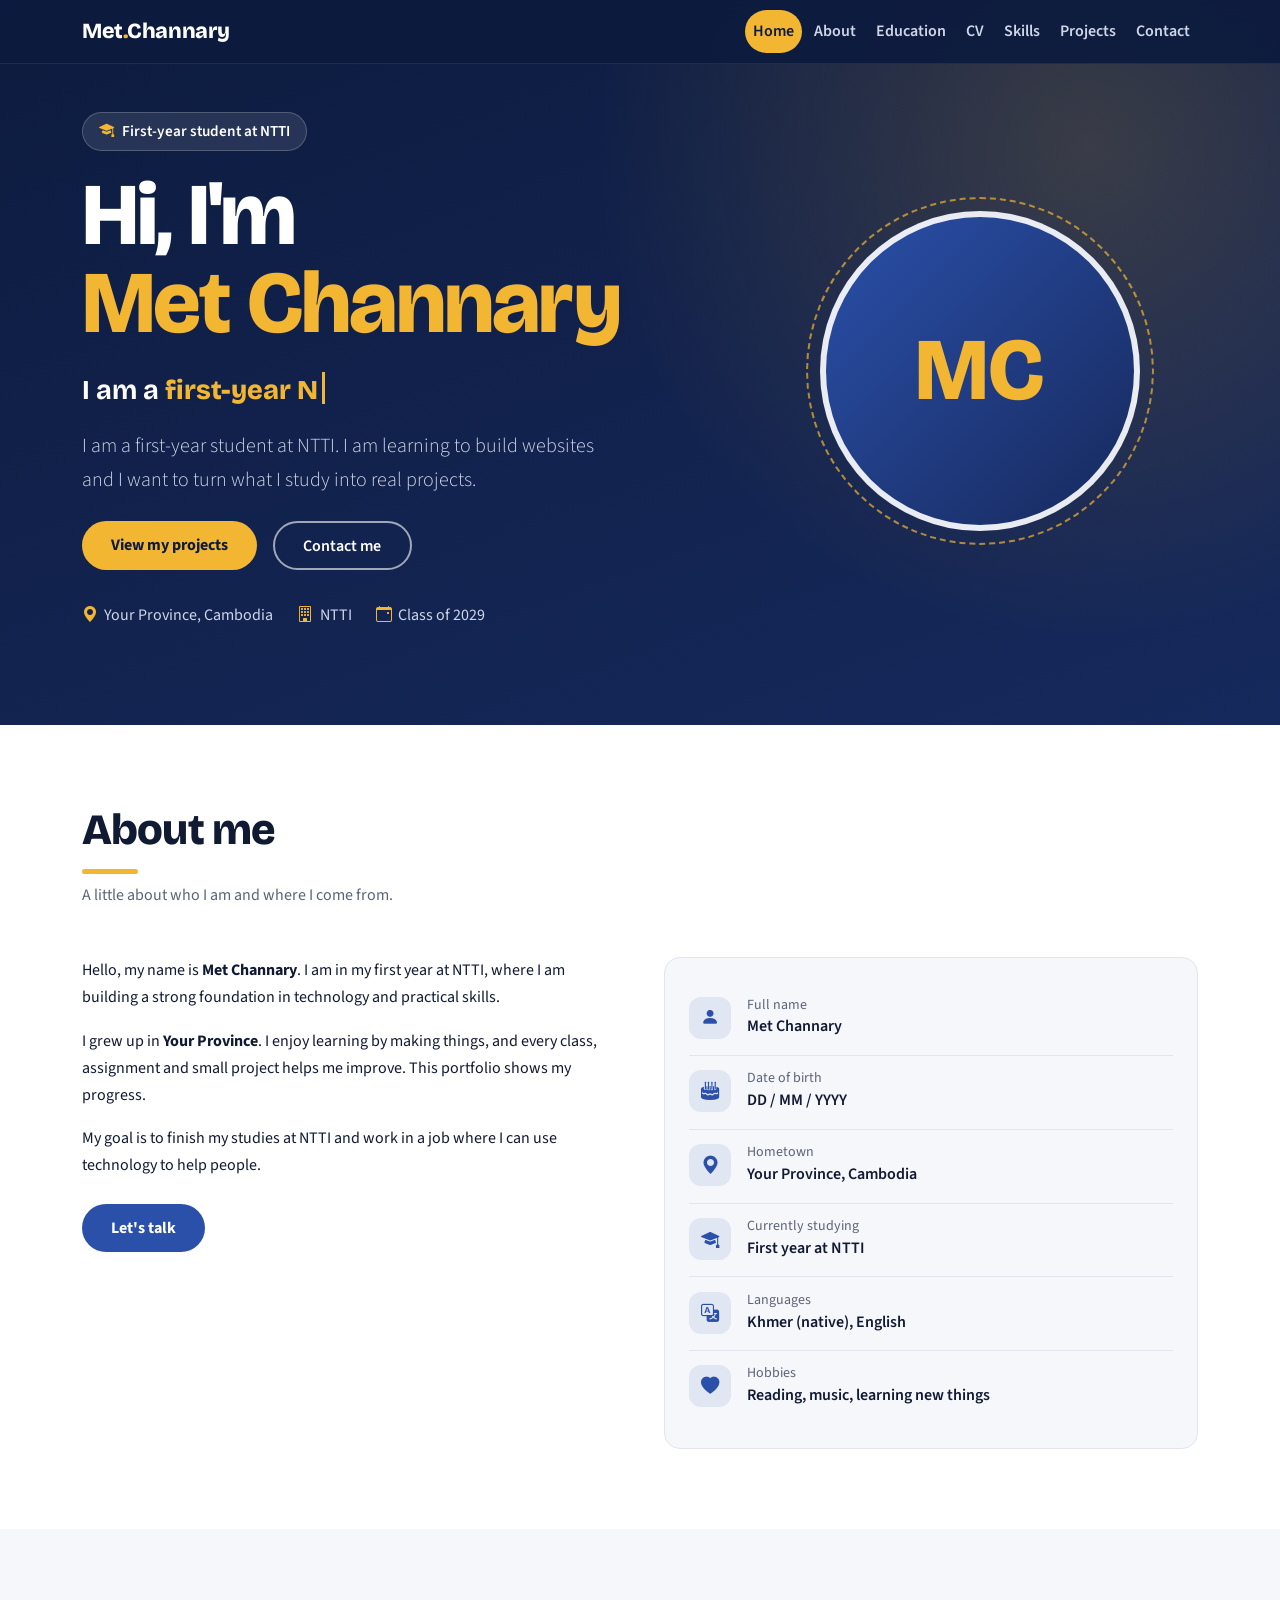
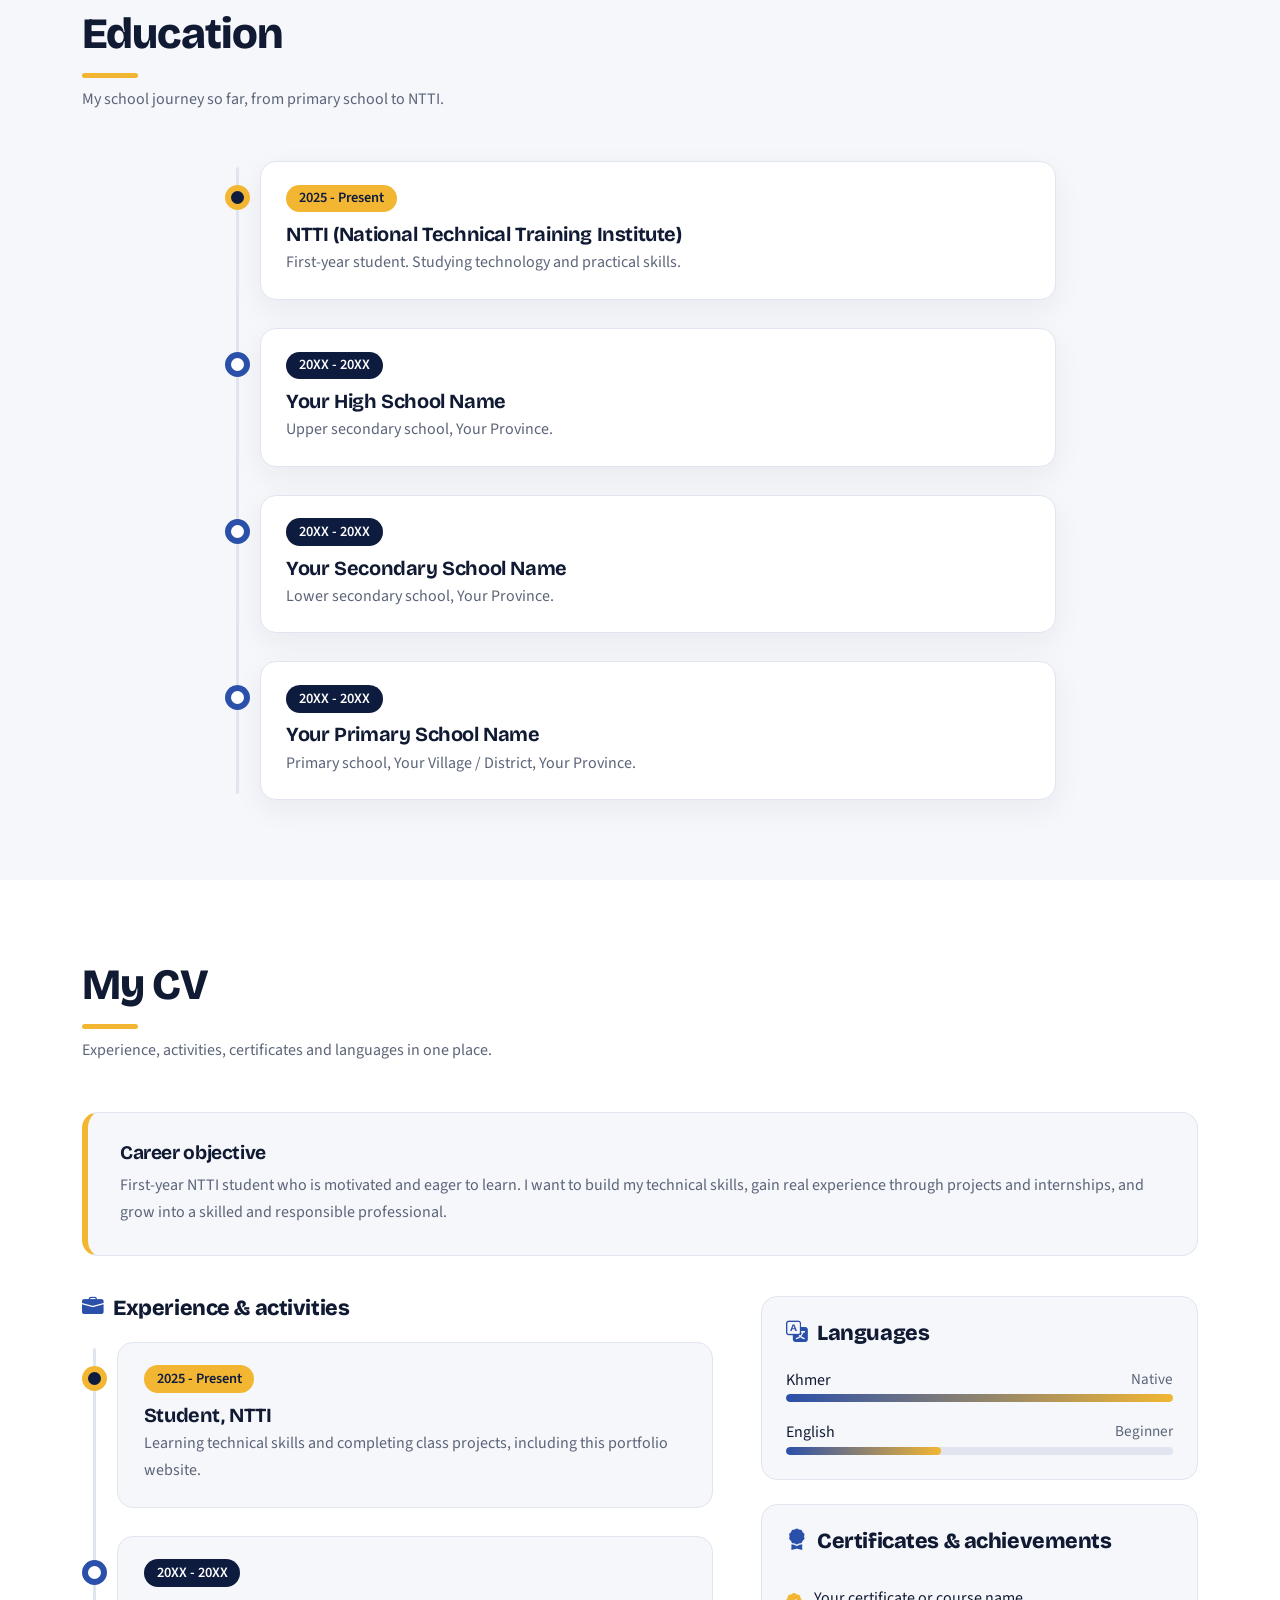
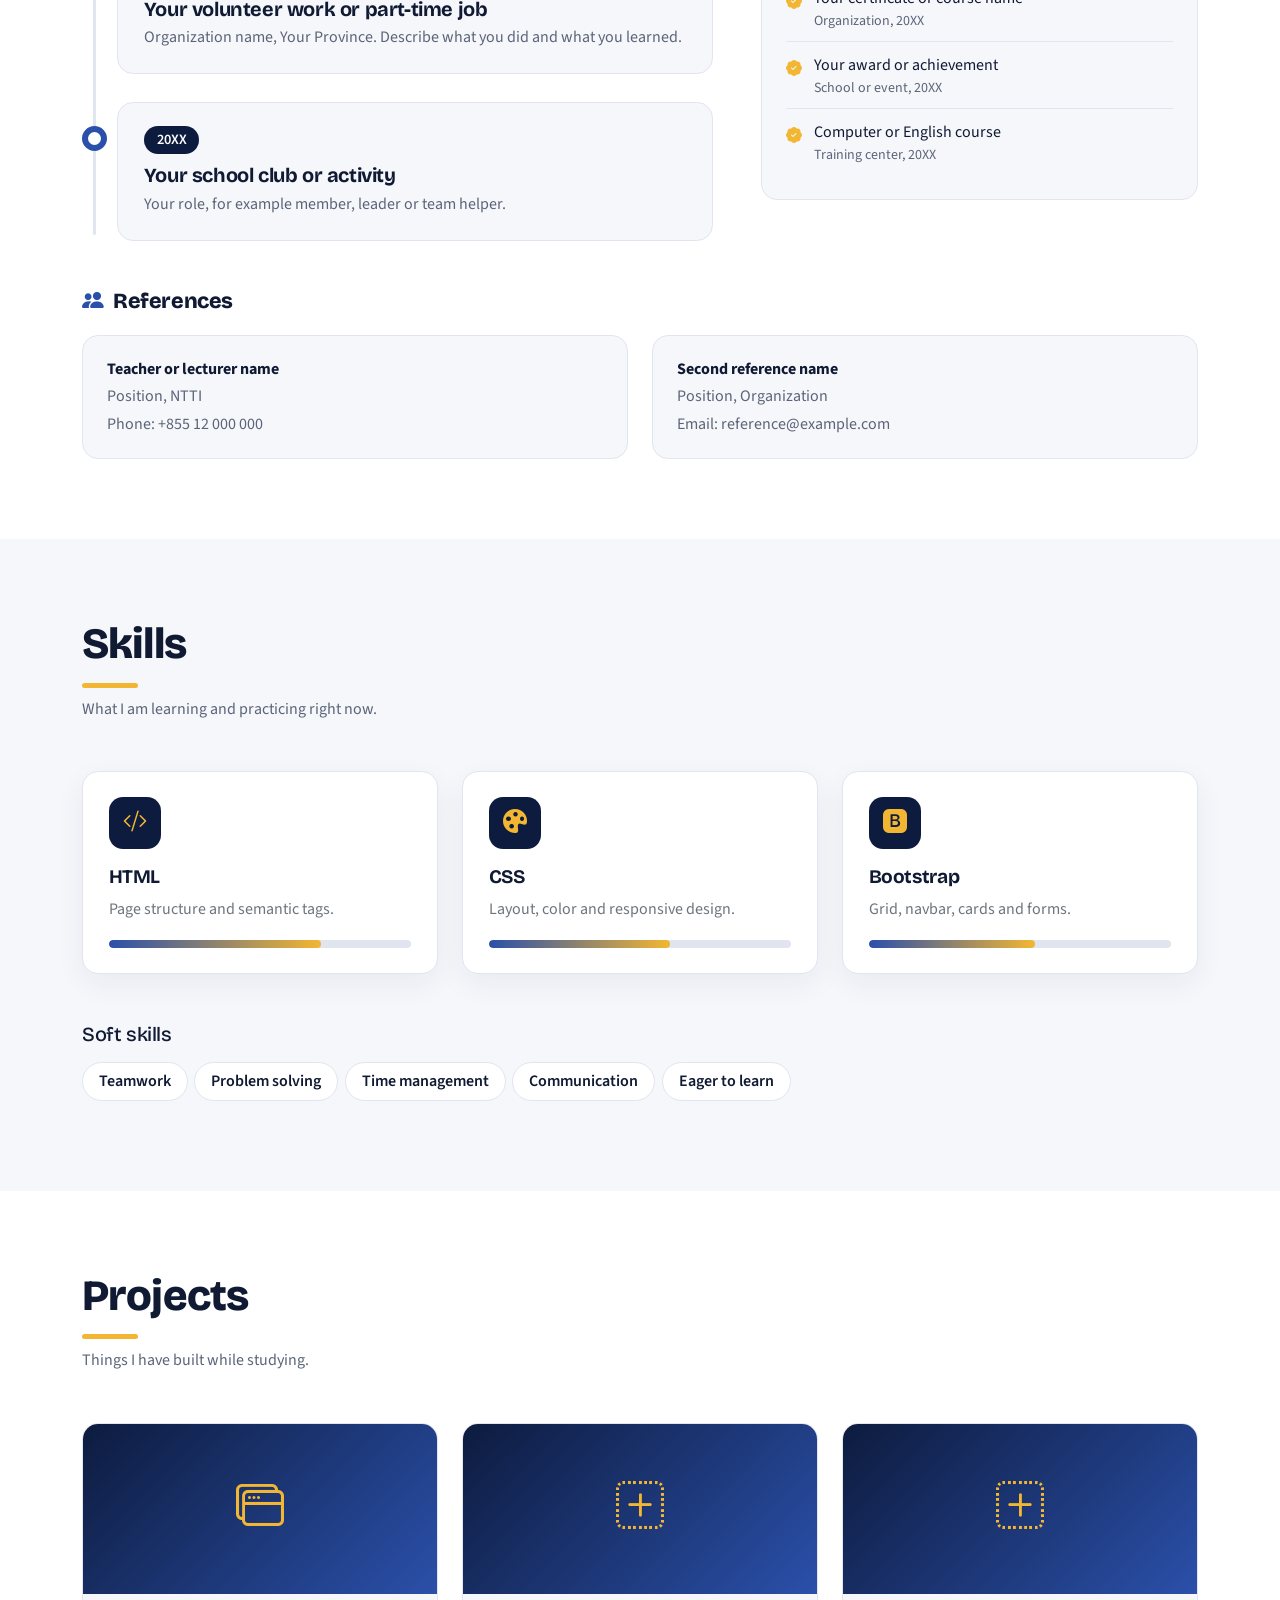
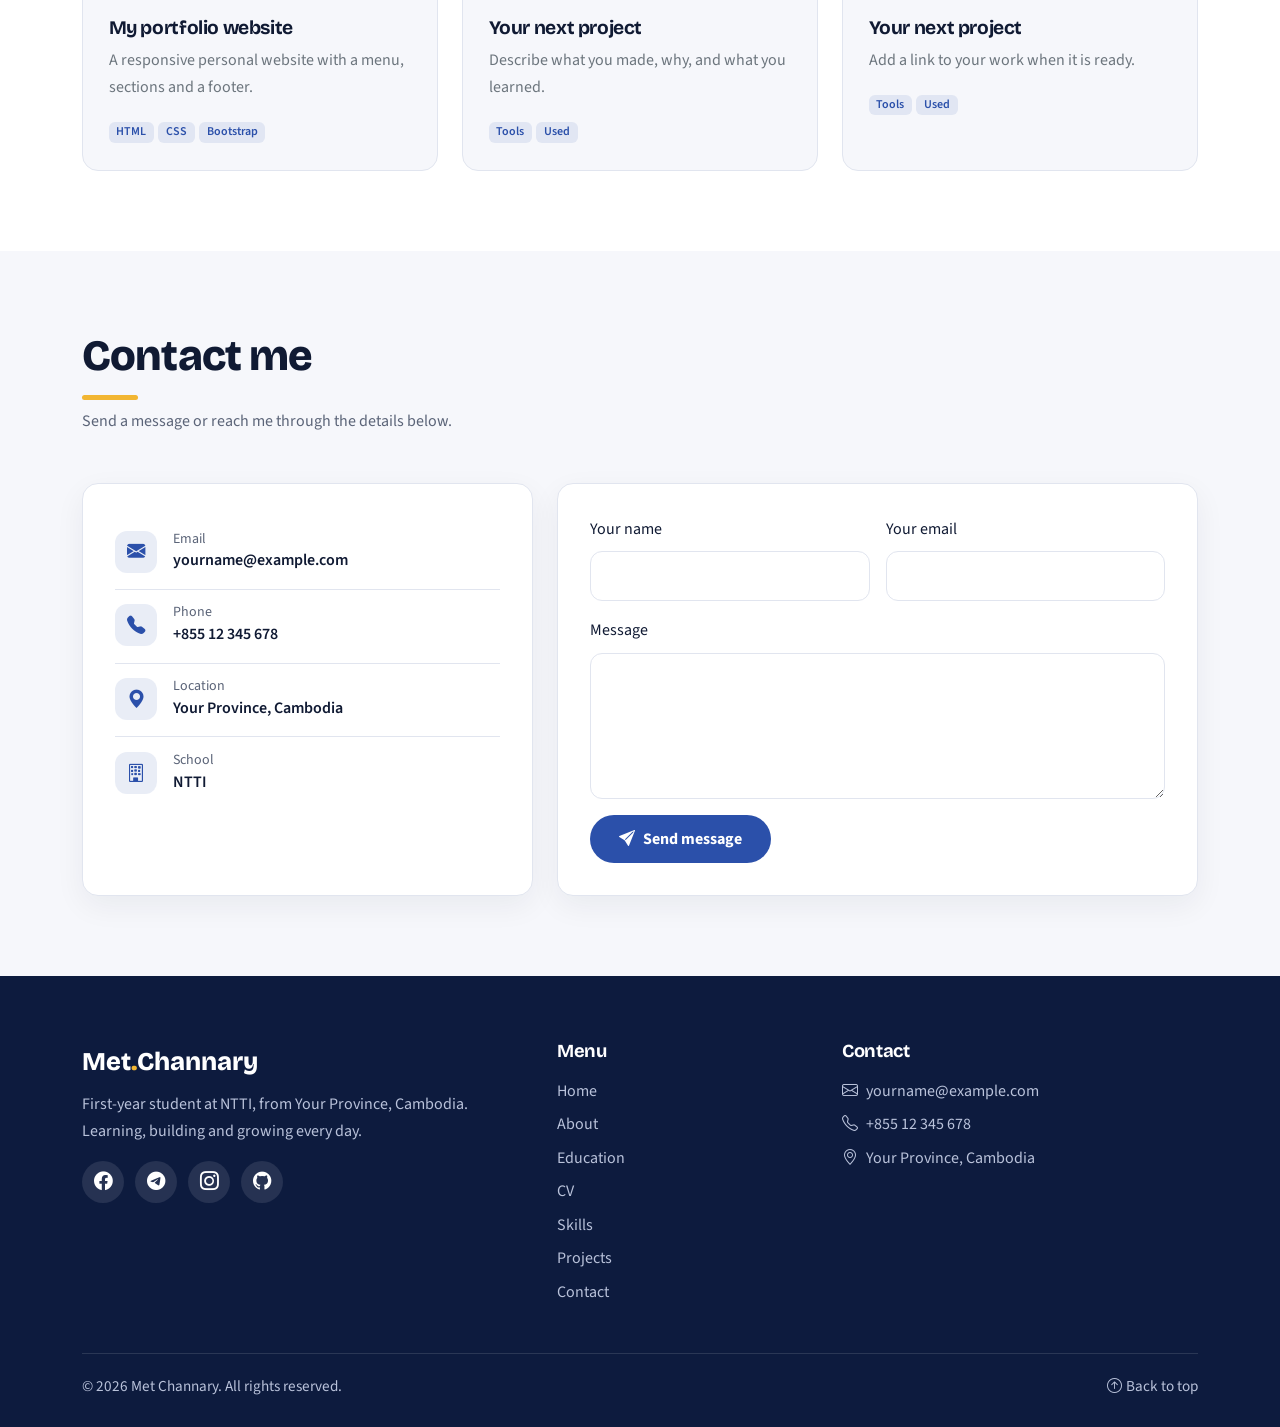
<file: index.html>
<!DOCTYPE html>
<html lang="en">
<head>
  <meta charset="UTF-8">
  <meta name="viewport" content="width=device-width, initial-scale=1">
  <meta name="description" content="Portfolio of Met Channary, first-year student at NTTI.">
  <title>Met Channary | Portfolio</title>

  <link href="https://cdn.jsdelivr.net/npm/bootstrap@5.3.3/dist/css/bootstrap.min.css" rel="stylesheet">
  <link href="https://cdn.jsdelivr.net/npm/bootstrap-icons@1.11.3/font/bootstrap-icons.min.css" rel="stylesheet">
  <link href="https://fonts.googleapis.com/css2?family=Bricolage+Grotesque:wght@500;700;800&family=Source+Sans+3:wght@400;600&display=swap" rel="stylesheet">

  <link rel="stylesheet" href="/css/style.css">
</head>
<body data-bs-spy="scroll" data-bs-target="#mainNav" data-bs-offset="90" tabindex="0">
  <div class="scroll-progress" id="scrollProgress" aria-hidden="true"></div>

  <!-- ================= HEADER / MENU ================= -->
  <header>
    <nav class="navbar navbar-expand-lg fixed-top site-nav" id="mainNav">
      <div class="container">
        <a class="navbar-brand" href="#home">Met<span>.</span>Channary</a>
        <button class="navbar-toggler" type="button" data-bs-toggle="collapse" data-bs-target="#mainMenu"
                aria-controls="mainMenu" aria-expanded="false" aria-label="Toggle menu">
          <span class="navbar-toggler-icon"></span>
        </button>
        <div class="collapse navbar-collapse" id="mainMenu">
          <ul class="navbar-nav ms-auto gap-lg-1 py-2 py-lg-0">
            <li class="nav-item"><a class="nav-link" href="#home">Home</a></li>
            <li class="nav-item"><a class="nav-link" href="#about">About</a></li>
            <li class="nav-item"><a class="nav-link" href="#education">Education</a></li>
            <li class="nav-item"><a class="nav-link" href="#cv">CV</a></li>
            <li class="nav-item"><a class="nav-link" href="#skills">Skills</a></li>
            <li class="nav-item"><a class="nav-link" href="#projects">Projects</a></li>
            <li class="nav-item"><a class="nav-link" href="#contact">Contact</a></li>
          </ul>
        </div>
      </div>
    </nav>
  </header>

  <main>
    <!-- ================= HOME ================= -->
    <section class="hero" id="home">
      <div class="container">
        <div class="row align-items-center gy-5 gx-lg-5">
          <div class="col-lg-7 order-2 order-lg-1">
            <span class="tag"><i class="bi bi-mortarboard-fill"></i> First-year student at NTTI</span>
            <h1>Hi, I'm<br><span class="accent">Met Channary</span></h1>
            <p class="typed-line"><span class="visually-hidden">I am a first-year NTTI student</span><span aria-hidden="true">I am a <strong id="typed">first-year NTTI student</strong><span class="cursor"></span></span></p>
            <p class="lead">I am a first-year student at NTTI. I am learning to build websites and I want to turn what I study into real projects.</p>
            <div class="d-flex flex-wrap gap-3 mt-4">
              <a href="#projects" class="btn btn-main">View my projects</a>
              <a href="#contact" class="btn btn-ghost">Contact me</a>
            </div>
            <div class="hero-meta">
              <span><i class="bi bi-geo-alt-fill"></i>Your Province, Cambodia</span>
              <span><i class="bi bi-building"></i>NTTI</span>
              <span><i class="bi bi-calendar-event"></i>Class of 2029</span>
            </div>
          </div>
          <div class="col-lg-5 order-1 order-lg-2">
            <div class="avatar-wrap">
              <!-- To use your photo, replace the div below with:
                   <img class="avatar" src="images/profile.jpg" alt="Photo of Met Channary"> -->
              <div class="avatar" role="img" aria-label="Initials MC">MC</div>
            </div>
          </div>
        </div>
      </div>
    </section>

    <!-- ================= ABOUT ================= -->
    <section class="section-alt" id="about">
      <div class="container">
        <div class="section-head">
          <h2>About me</h2>
          <p>A little about who I am and where I come from.</p>
        </div>
        <div class="row gy-5 gx-lg-5">
          <div class="col-lg-6">
            <p>Hello, my name is <strong>Met Channary</strong>. I am in my first year at NTTI, where I am building a strong foundation in technology and practical skills.</p>
            <p>I grew up in <strong>Your Province</strong>. I enjoy learning by making things, and every class, assignment and small project helps me improve. This portfolio shows my progress.</p>
            <p class="mb-4">My goal is to finish my studies at NTTI and work in a job where I can use technology to help people.</p>
            <a href="#contact" class="btn btn-cobalt">Let's talk</a>
          </div>
          <div class="col-lg-6">
            <div class="card-soft p-4">
              <div class="info-row"><i class="bi bi-person-fill"></i><div><small>Full name</small><strong>Met Channary</strong></div></div>
              <div class="info-row"><i class="bi bi-cake2-fill"></i><div><small>Date of birth</small><strong>DD / MM / YYYY</strong></div></div>
              <div class="info-row"><i class="bi bi-geo-alt-fill"></i><div><small>Hometown</small><strong>Your Province, Cambodia</strong></div></div>
              <div class="info-row"><i class="bi bi-mortarboard-fill"></i><div><small>Currently studying</small><strong>First year at NTTI</strong></div></div>
              <div class="info-row"><i class="bi bi-translate"></i><div><small>Languages</small><strong>Khmer (native), English</strong></div></div>
              <div class="info-row"><i class="bi bi-heart-fill"></i><div><small>Hobbies</small><strong>Reading, music, learning new things</strong></div></div>
            </div>
          </div>
        </div>
      </div>
    </section>

    <!-- ================= EDUCATION ================= -->
    <section id="education">
      <div class="container">
        <div class="section-head">
          <h2>Education</h2>
          <p>My school journey so far, from primary school to NTTI.</p>
        </div>
        <div class="row justify-content-center">
          <div class="col-lg-9">
            <div class="timeline">
              <div class="t-item current">
                <div class="card-soft">
                  <span class="t-year">2025 - Present</span>
                  <h3>NTTI (National Technical Training Institute)</h3>
                  <p>First-year student. Studying technology and practical skills.</p>
                </div>
              </div>
              <div class="t-item">
                <div class="card-soft">
                  <span class="t-year">20XX - 20XX</span>
                  <h3>Your High School Name</h3>
                  <p>Upper secondary school, Your Province.</p>
                </div>
              </div>
              <div class="t-item">
                <div class="card-soft">
                  <span class="t-year">20XX - 20XX</span>
                  <h3>Your Secondary School Name</h3>
                  <p>Lower secondary school, Your Province.</p>
                </div>
              </div>
              <div class="t-item">
                <div class="card-soft">
                  <span class="t-year">20XX - 20XX</span>
                  <h3>Your Primary School Name</h3>
                  <p>Primary school, Your Village / District, Your Province.</p>
                </div>
              </div>
            </div>
          </div>
        </div>
      </div>
    </section>

    <!-- ================= CV ================= -->
    <section class="section-alt" id="cv">
      <div class="container">
        <div class="section-head">
          <h2>My CV</h2>
          <p>Experience, activities, certificates and languages in one place.</p>
        </div>

        <div class="card-soft cv-objective">
          <h3>Career objective</h3>
          <p>First-year NTTI student who is motivated and eager to learn. I want to build my technical skills, gain real experience through projects and internships, and grow into a skilled and responsible professional.</p>
        </div>

        <div class="row gy-5 gx-lg-5">
          <div class="col-lg-7">
            <h3 class="cv-title"><i class="bi bi-briefcase-fill"></i>Experience &amp; activities</h3>
            <div class="timeline">
              <div class="t-item current">
                <div class="card-soft">
                  <span class="t-year">2025 - Present</span>
                  <h3>Student, NTTI</h3>
                  <p>Learning technical skills and completing class projects, including this portfolio website.</p>
                </div>
              </div>
              <div class="t-item">
                <div class="card-soft">
                  <span class="t-year">20XX - 20XX</span>
                  <h3>Your volunteer work or part-time job</h3>
                  <p>Organization name, Your Province. Describe what you did and what you learned.</p>
                </div>
              </div>
              <div class="t-item">
                <div class="card-soft">
                  <span class="t-year">20XX</span>
                  <h3>Your school club or activity</h3>
                  <p>Your role, for example member, leader or team helper.</p>
                </div>
              </div>
            </div>
          </div>

          <div class="col-lg-5">
            <div class="card-soft p-4 mb-4">
              <h3 class="cv-title"><i class="bi bi-translate"></i>Languages</h3>
              <div class="lang">
                <div class="d-flex justify-content-between"><span>Khmer</span><span>Native</span></div>
                <div class="progress" role="progressbar" aria-label="Khmer, native" aria-valuenow="100" aria-valuemin="0" aria-valuemax="100"><div class="progress-bar" style="width:100%"></div></div>
              </div>
              <div class="lang">
                <div class="d-flex justify-content-between"><span>English</span><span>Beginner</span></div>
                <div class="progress" role="progressbar" aria-label="English, beginner" aria-valuenow="40" aria-valuemin="0" aria-valuemax="100"><div class="progress-bar" style="width:40%"></div></div>
              </div>
            </div>

            <div class="card-soft p-4">
              <h3 class="cv-title"><i class="bi bi-award-fill"></i>Certificates &amp; achievements</h3>
              <ul class="cv-list">
                <li><i class="bi bi-patch-check-fill"></i><div>Your certificate or course name<small>Organization, 20XX</small></div></li>
                <li><i class="bi bi-patch-check-fill"></i><div>Your award or achievement<small>School or event, 20XX</small></div></li>
                <li><i class="bi bi-patch-check-fill"></i><div>Computer or English course<small>Training center, 20XX</small></div></li>
              </ul>
            </div>
          </div>
        </div>

        <h3 class="cv-title mt-5"><i class="bi bi-people-fill"></i>References</h3>
        <div class="row g-4">
          <div class="col-md-6">
            <div class="card-soft ref-card">
              <strong>Teacher or lecturer name</strong>
              <span>Position, NTTI</span>
              <span>Phone: +855 12 000 000</span>
            </div>
          </div>
          <div class="col-md-6">
            <div class="card-soft ref-card">
              <strong>Second reference name</strong>
              <span>Position, Organization</span>
              <span>Email: reference@example.com</span>
            </div>
          </div>
        </div>

      </div>
    </section>

    <!-- ================= SKILLS ================= -->
    <section id="skills">
      <div class="container">
        <div class="section-head">
          <h2>Skills</h2>
          <p>What I am learning and practicing right now.</p>
        </div>
        <div class="row g-4">
          <div class="col-md-4">
            <div class="card-soft skill-card">
              <div class="skill-icon"><i class="bi bi-code-slash"></i></div>
              <h3>HTML</h3>
              <p class="text-secondary">Page structure and semantic tags.</p>
              <div class="progress" role="progressbar" aria-label="HTML 70%" aria-valuenow="70" aria-valuemin="0" aria-valuemax="100"><div class="progress-bar" style="width:70%"></div></div>
            </div>
          </div>
          <div class="col-md-4">
            <div class="card-soft skill-card">
              <div class="skill-icon"><i class="bi bi-palette-fill"></i></div>
              <h3>CSS</h3>
              <p class="text-secondary">Layout, color and responsive design.</p>
              <div class="progress" role="progressbar" aria-label="CSS 60%" aria-valuenow="60" aria-valuemin="0" aria-valuemax="100"><div class="progress-bar" style="width:60%"></div></div>
            </div>
          </div>
          <div class="col-md-4">
            <div class="card-soft skill-card">
              <div class="skill-icon"><i class="bi bi-bootstrap-fill"></i></div>
              <h3>Bootstrap</h3>
              <p class="text-secondary">Grid, navbar, cards and forms.</p>
              <div class="progress" role="progressbar" aria-label="Bootstrap 55%" aria-valuenow="55" aria-valuemin="0" aria-valuemax="100"><div class="progress-bar" style="width:55%"></div></div>
            </div>
          </div>
        </div>
        <h3 class="h5 mt-5 mb-3">Soft skills</h3>
        <span class="chip">Teamwork</span><span class="chip">Problem solving</span><span class="chip">Time management</span><span class="chip">Communication</span><span class="chip">Eager to learn</span>
      </div>
    </section>

    <!-- ================= PROJECTS ================= -->
    <section class="section-alt" id="projects">
      <div class="container">
        <div class="section-head">
          <h2>Projects</h2>
          <p>Things I have built while studying.</p>
        </div>
        <div class="row g-4">
          <div class="col-md-6 col-lg-4">
            <article class="card-soft project-card">
              <div class="thumb"><i class="bi bi-window-stack"></i></div>
              <div class="body">
                <h3>My portfolio website</h3>
                <p class="text-secondary">A responsive personal website with a menu, sections and a footer.</p>
                <div class="stack"><span class="badge">HTML</span><span class="badge">CSS</span><span class="badge">Bootstrap</span></div>
              </div>
            </article>
          </div>
          <div class="col-md-6 col-lg-4">
            <article class="card-soft project-card">
              <div class="thumb"><i class="bi bi-plus-square-dotted"></i></div>
              <div class="body">
                <h3>Your next project</h3>
                <p class="text-secondary">Describe what you made, why, and what you learned.</p>
                <div class="stack"><span class="badge">Tools</span><span class="badge">Used</span></div>
              </div>
            </article>
          </div>
          <div class="col-md-6 col-lg-4">
            <article class="card-soft project-card">
              <div class="thumb"><i class="bi bi-plus-square-dotted"></i></div>
              <div class="body">
                <h3>Your next project</h3>
                <p class="text-secondary">Add a link to your work when it is ready.</p>
                <div class="stack"><span class="badge">Tools</span><span class="badge">Used</span></div>
              </div>
            </article>
          </div>
        </div>
      </div>
    </section>

    <!-- ================= CONTACT ================= -->
    <section id="contact">
      <div class="container">
        <div class="section-head">
          <h2>Contact me</h2>
          <p>Send a message or reach me through the details below.</p>
        </div>
        <div class="row g-4">
          <div class="col-lg-5">
            <div class="card-soft contact-card h-100">
              <div class="info-row"><i class="bi bi-envelope-fill"></i><div><small>Email</small><strong>yourname@example.com</strong></div></div>
              <div class="info-row"><i class="bi bi-telephone-fill"></i><div><small>Phone</small><strong>+855 12 345 678</strong></div></div>
              <div class="info-row"><i class="bi bi-geo-alt-fill"></i><div><small>Location</small><strong>Your Province, Cambodia</strong></div></div>
              <div class="info-row"><i class="bi bi-building"></i><div><small>School</small><strong>NTTI</strong></div></div>
            </div>
          </div>
          <div class="col-lg-7">
            <div class="card-soft contact-card">
              <form id="contactForm">
                <div class="row g-3">
                  <div class="col-md-6">
                    <label for="name" class="form-label">Your name</label>
                    <input type="text" class="form-control" id="name" required>
                  </div>
                  <div class="col-md-6">
                    <label for="email" class="form-label">Your email</label>
                    <input type="email" class="form-control" id="email" required>
                  </div>
                  <div class="col-12">
                    <label for="message" class="form-label">Message</label>
                    <textarea class="form-control" id="message" rows="5" required></textarea>
                  </div>
                  <div class="col-12">
                    <button type="submit" class="btn btn-cobalt" id="sendBtn"><i class="bi bi-send-fill me-2"></i><span>Send message</span></button>
                  </div>
                </div>
              </form>
            </div>
          </div>
        </div>
      </div>
    </section>
  </main>

  <!-- ================= FOOTER ================= -->
  <footer class="site-footer">
    <div class="container">
      <div class="row g-4">
        <div class="col-lg-5">
          <div class="brand">Met<span>.</span>Channary</div>
          <p class="mt-2 mb-3">First-year student at NTTI, from Your Province, Cambodia. Learning, building and growing every day.</p>
          <div class="social">
            <a href="#" aria-label="Facebook"><i class="bi bi-facebook"></i></a>
            <a href="#" aria-label="Telegram"><i class="bi bi-telegram"></i></a>
            <a href="#" aria-label="Instagram"><i class="bi bi-instagram"></i></a>
            <a href="#" aria-label="GitHub"><i class="bi bi-github"></i></a>
          </div>
        </div>
        <div class="col-sm-6 col-lg-3">
          <h2>Menu</h2>
          <ul>
            <li><a href="#home">Home</a></li>
            <li><a href="#about">About</a></li>
            <li><a href="#education">Education</a></li>
            <li><a href="#cv">CV</a></li>
            <li><a href="#skills">Skills</a></li>
            <li><a href="#projects">Projects</a></li>
            <li><a href="#contact">Contact</a></li>
          </ul>
        </div>
        <div class="col-sm-6 col-lg-4">
          <h2>Contact</h2>
          <ul>
            <li><i class="bi bi-envelope me-2"></i><a href="mailto:yourname@example.com">yourname@example.com</a></li>
            <li><i class="bi bi-telephone me-2"></i>+855 12 345 678</li>
            <li><i class="bi bi-geo-alt me-2"></i>Your Province, Cambodia</li>
          </ul>
        </div>
      </div>
      <div class="copy d-flex flex-wrap justify-content-between gap-2">
        <span>&copy; <span id="year">2026</span> Met Channary. All rights reserved.</span>
        <a href="#home"><i class="bi bi-arrow-up-circle me-1"></i>Back to top</a>
      </div>
    </div>
  </footer>

  <!-- Back to top button -->
  <button type="button" class="to-top" id="toTop" aria-label="Back to top"><i class="bi bi-arrow-up"></i></button>

  <script src="https://cdn.jsdelivr.net/npm/bootstrap@5.3.3/dist/js/bootstrap.bundle.min.js"></script>
  <script>
    document.getElementById("year").textContent = new Date().getFullYear();
    // Close the mobile menu after tapping a link
    document.querySelectorAll("#mainMenu .nav-link").forEach(function (link) {
      link.addEventListener("click", function () {
        var menu = document.getElementById("mainMenu");
        if (menu.classList.contains("show")) bootstrap.Collapse.getOrCreateInstance(menu).hide();
      });
    });
    // Click effect: ripple on buttons, links styled as buttons and social icons
    document.addEventListener("click", function (e) {
      var el = e.target.closest(".btn, .to-top, .social a");
      if (!el) return;
      var r = el.getBoundingClientRect();
      var size = Math.max(r.width, r.height) * 2;
      var dot = document.createElement("span");
      dot.className = "ripple";
      dot.style.width = dot.style.height = size + "px";
      dot.style.left = (e.clientX - r.left - size / 2) + "px";
      dot.style.top = (e.clientY - r.top - size / 2) + "px";
      el.appendChild(dot);
      setTimeout(function () { dot.remove(); }, 650);
    });

    // Menu / button links: flash the section you jumped to
    document.querySelectorAll('a[href^="#"]').forEach(function (a) {
      a.addEventListener("click", function () {
        var t = document.querySelector(a.getAttribute("href"));
        if (!t || t.id === "home") return;
        t.classList.remove("section-flash"); void t.offsetWidth; t.classList.add("section-flash");
      });
    });

    // Project and skill cards: click to highlight one card
    document.querySelectorAll(".project-card, .skill-card").forEach(function (card) {
      card.addEventListener("click", function () {
        var wasPicked = card.classList.contains("picked");
        document.querySelectorAll(".card-soft.picked").forEach(function (c) { c.classList.remove("picked"); });
        if (!wasPicked) card.classList.add("picked");
      });
    });

    // Contact form: button changes to "Message sent" after submit
    document.getElementById("contactForm").addEventListener("submit", function (e) {
      e.preventDefault();
      var btn = document.getElementById("sendBtn");
      var label = btn.querySelector("span"), icon = btn.querySelector("i");
      btn.classList.add("sent"); btn.disabled = true;
      label.textContent = "Message sent"; icon.className = "bi bi-check-circle-fill me-2";
      this.reset();
      setTimeout(function () {
        btn.classList.remove("sent"); btn.disabled = false;
        label.textContent = "Send message"; icon.className = "bi bi-send-fill me-2";
      }, 2500);
    });

    // ---------- Animations ----------
    var motionOK = !window.matchMedia("(prefers-reduced-motion: reduce)").matches;
    var nav = document.getElementById("mainNav");
    var bar = document.getElementById("scrollProgress");
    function onScrollFx() {
      var max = document.documentElement.scrollHeight - window.innerHeight;
      bar.style.transform = "scaleX(" + (max > 0 ? window.scrollY / max : 0) + ")";
      nav.classList.toggle("scrolled", window.scrollY > 40);
    }
    window.addEventListener("scroll", onScrollFx, { passive: true });
    onScrollFx();

    if (motionOK && "IntersectionObserver" in window) {
      // Skill bars fill up when they come into view
      document.querySelectorAll(".progress-bar").forEach(function (b) {
        b.dataset.w = b.style.width; b.style.width = "0";
      });
      // Fade-and-rise reveal, staggered inside the same row
      var targets = document.querySelectorAll(".section-head, .cv-objective, .cv-title, .t-item, .card-soft, .chip, .site-footer .row > div");
      var seen = new Map();
      targets.forEach(function (el) {
        if (el.closest(".t-item") && !el.classList.contains("t-item")) return;
        var parent = el.parentElement, n = seen.get(parent) || 0;
        seen.set(parent, n + 1);
        el.dataset.delay = Math.min(n, 5) * 90;
        el.classList.add("reveal");
      });
      var io = new IntersectionObserver(function (entries) {
        entries.forEach(function (en) {
          if (!en.isIntersecting) return;
          var el = en.target, d = +el.dataset.delay || 0;
          io.unobserve(el);
          el.style.transitionDelay = d + "ms";
          el.classList.add("in");
          el.querySelectorAll(".progress-bar").forEach(function (b) {
            b.style.transitionDelay = (d + 250) + "ms"; b.style.width = b.dataset.w;
          });
          if (el.classList.contains("progress-bar")) el.style.width = el.dataset.w;
          // hand control back to the normal hover styles once the reveal is finished
          setTimeout(function () { el.classList.remove("reveal", "in"); el.style.transitionDelay = ""; }, d + 900);
        });
      }, { threshold: 0.15, rootMargin: "0px 0px -40px 0px" });
      targets.forEach(function (el) { if (el.classList.contains("reveal")) io.observe(el); });
      // bars that are not inside a revealed card
      document.querySelectorAll(".progress").forEach(function (pr) {
        if (pr.closest(".reveal")) return;
        io.observe(pr.firstElementChild);
      });
    }

    // Typing effect in the hero
    (function () {
      var el = document.getElementById("typed");
      if (!el || !motionOK) return;
      var words = ["first-year NTTI student", "web design learner", "curious problem solver", "future professional"];
      var w = 0, i = words[0].length, deleting = true;
      function tick() {
        var word = words[w];
        i += deleting ? -1 : 1;
        el.textContent = word.slice(0, i);
        var delay = deleting ? 45 : 85;
        if (!deleting && i === word.length) { deleting = true; delay = 1800; }
        else if (deleting && i === 0) { deleting = false; w = (w + 1) % words.length; delay = 350; }
        setTimeout(tick, delay);
      }
      setTimeout(tick, 2200);
    })();

    // Back to top: pop in after scrolling, scroll smoothly to the top on click
    var toTop = document.getElementById("toTop");
    window.addEventListener("scroll", function () {
      toTop.classList.toggle("show", window.scrollY > 300);
    }, { passive: true });
    toTop.addEventListener("click", function () {
      window.scrollTo({ top: 0, behavior: "smooth" });
    });
  </script>
</body>
</html>
</file>
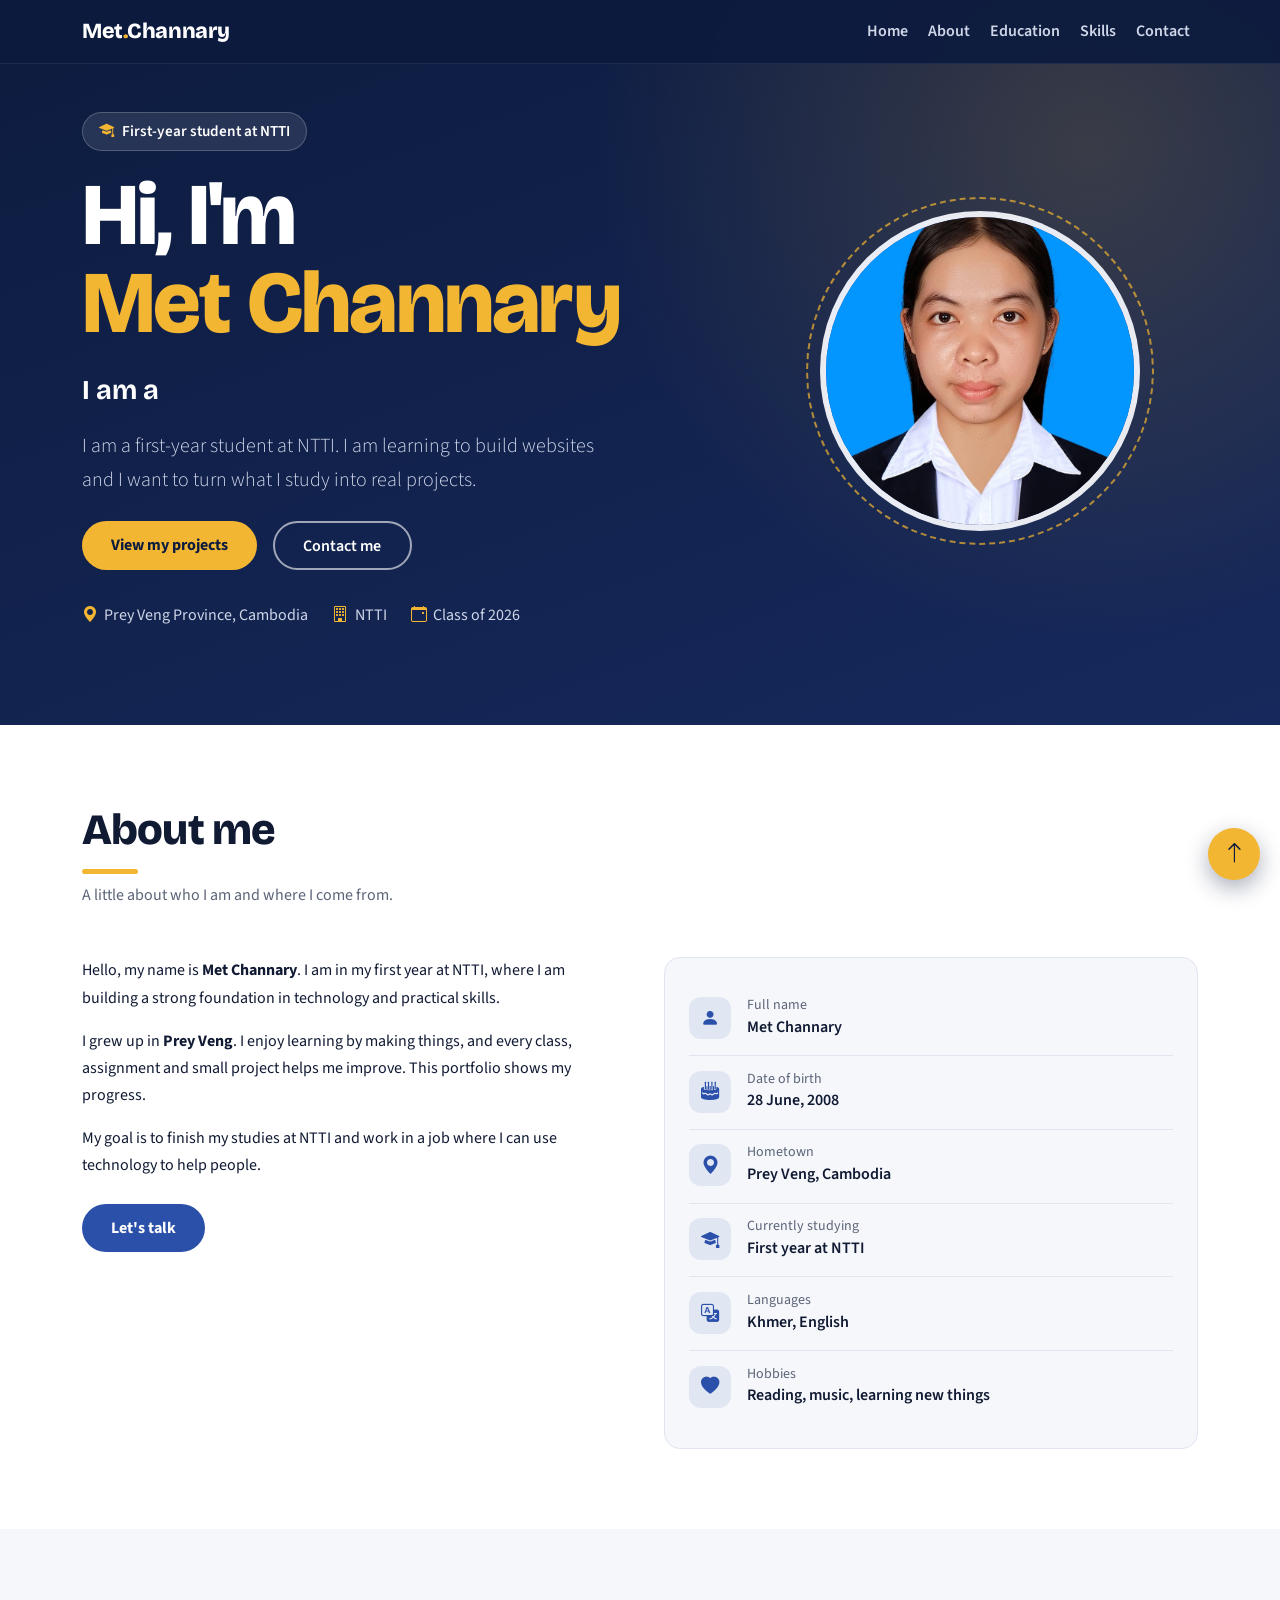
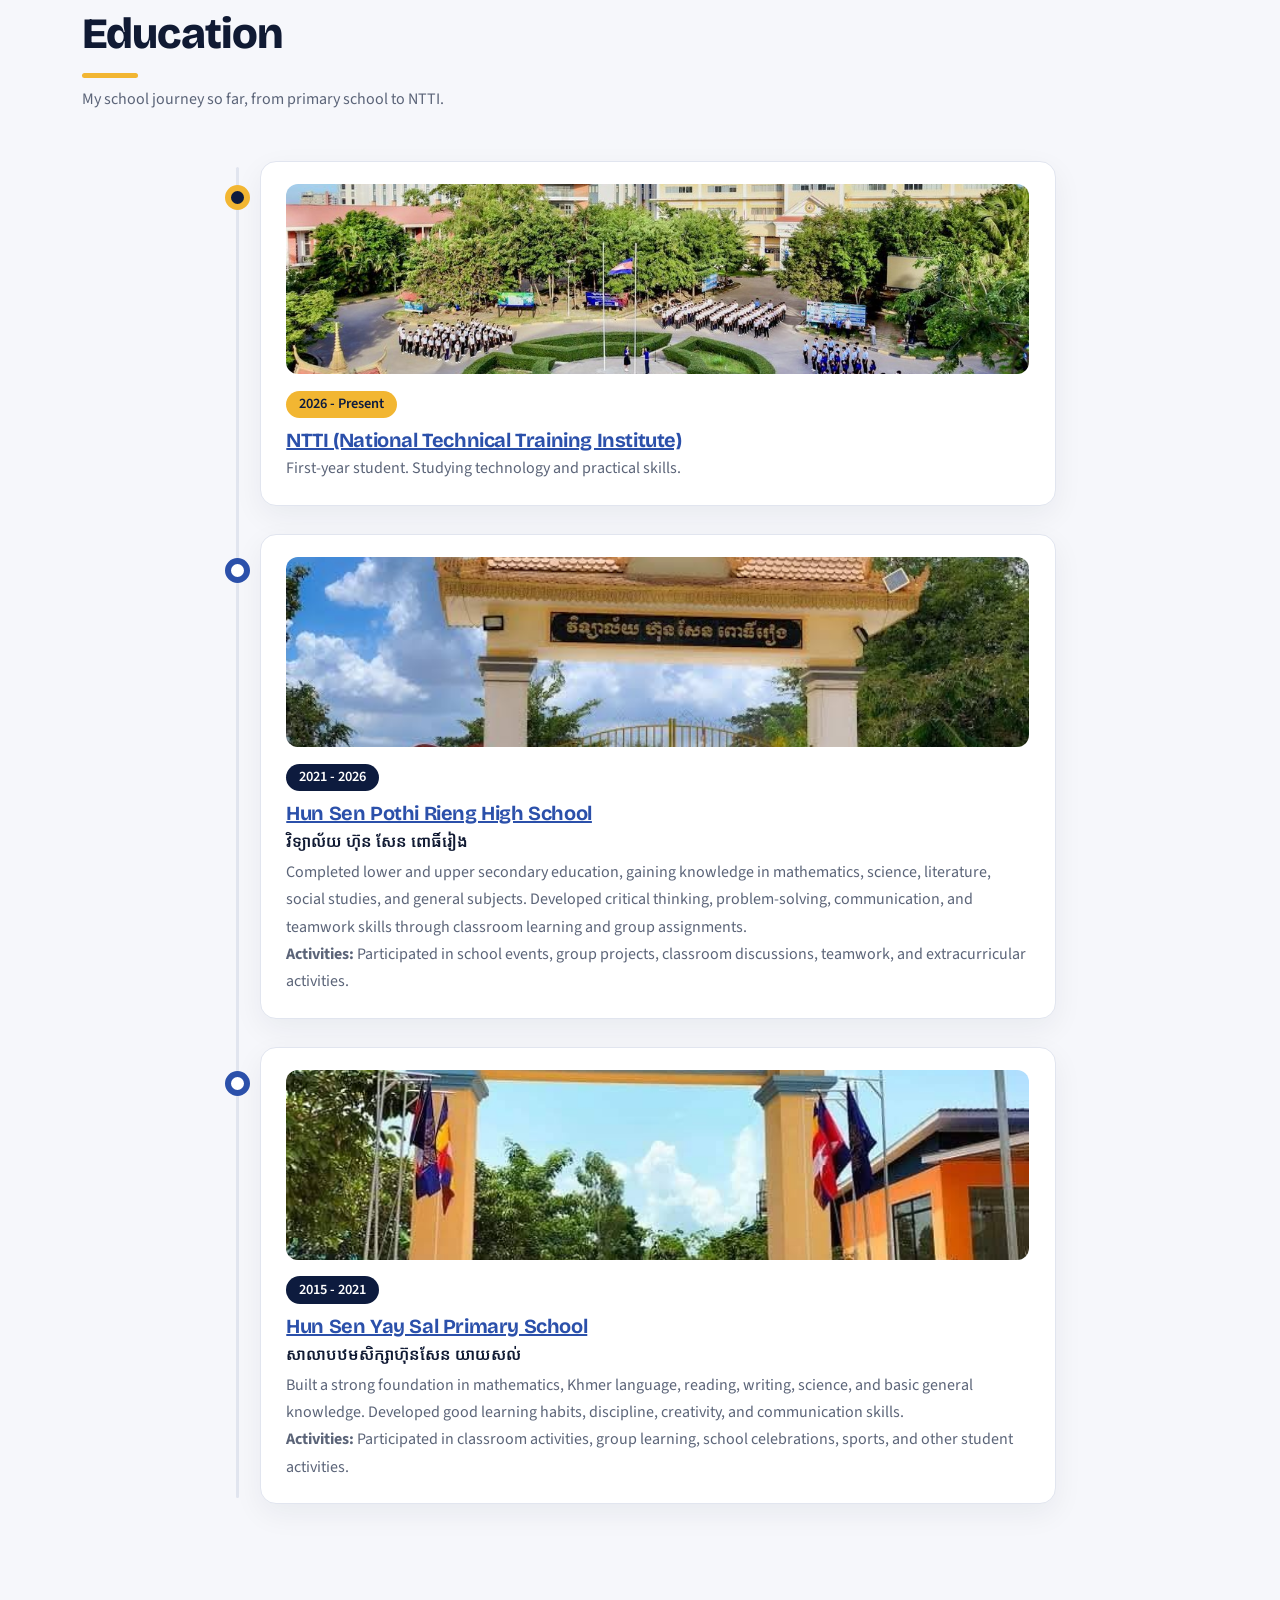
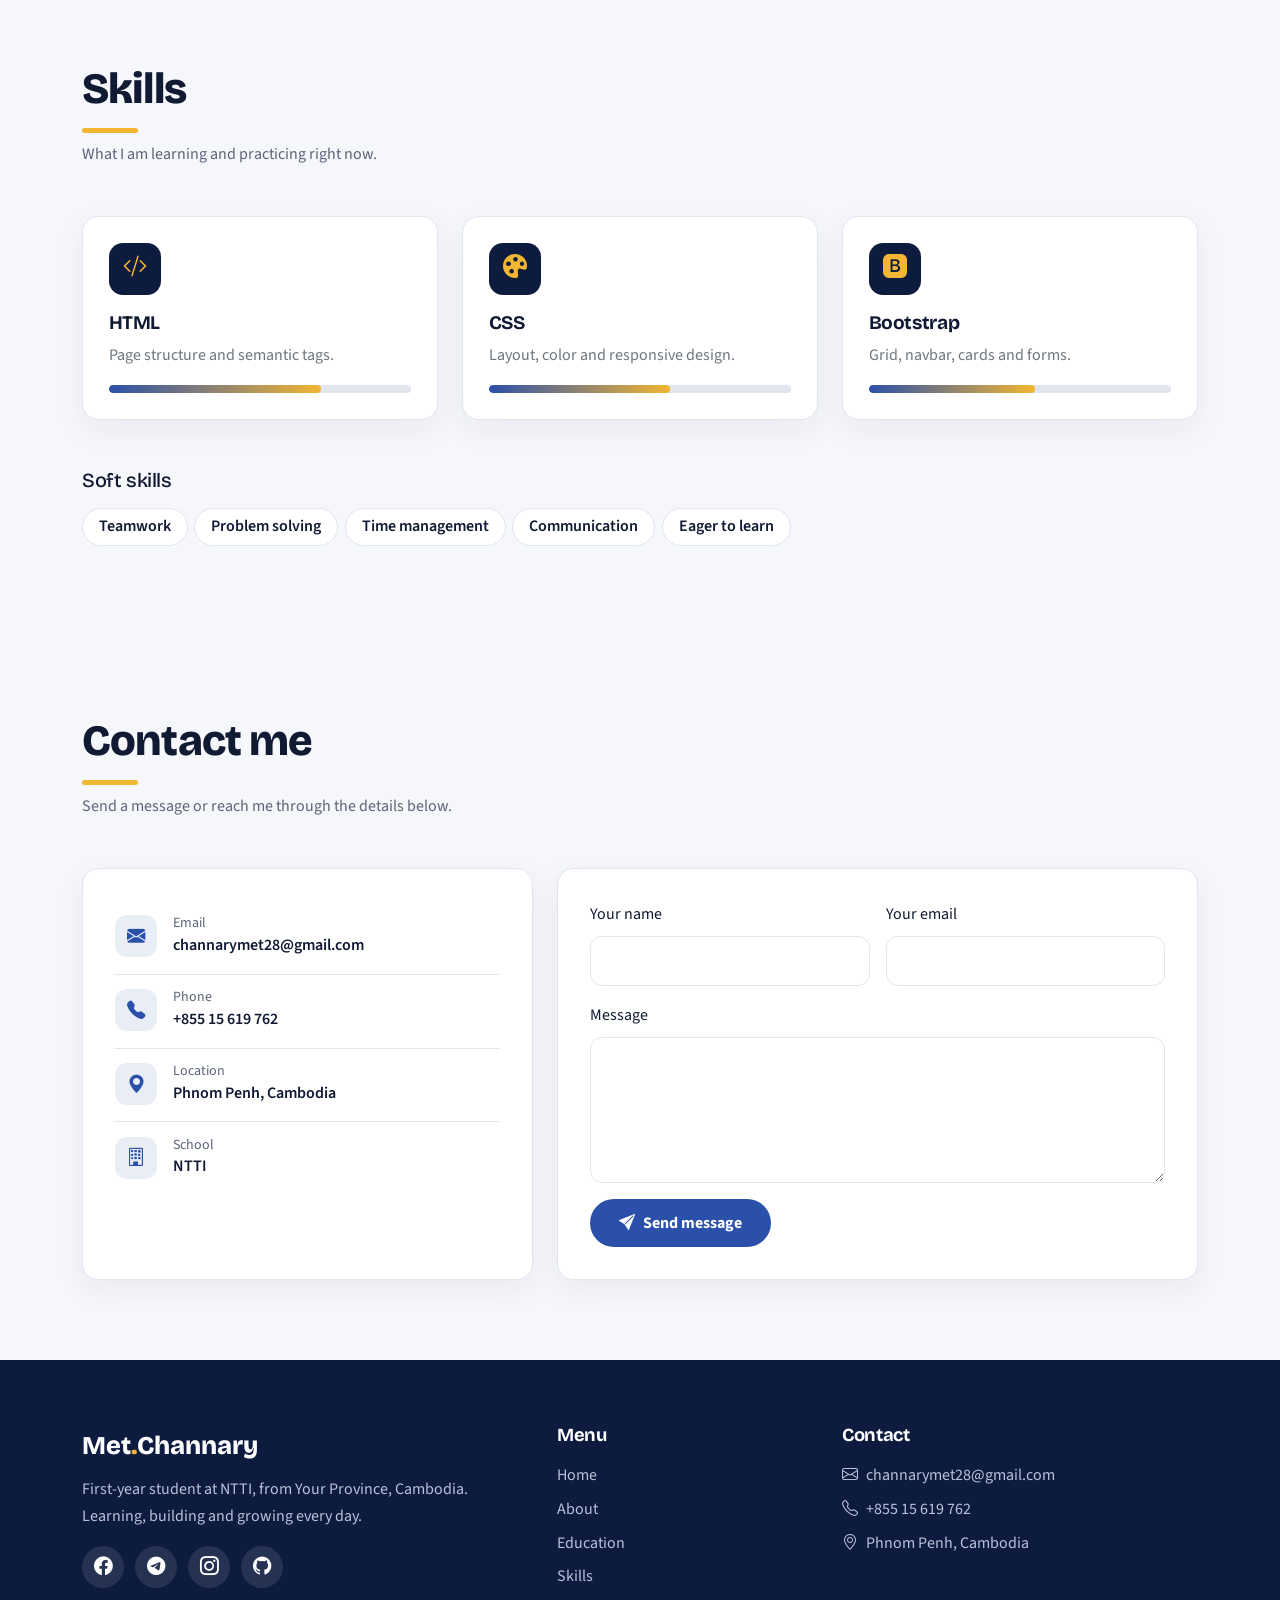
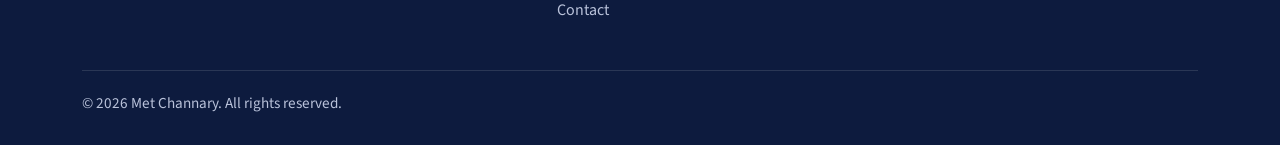
<file: M-Channary/index.html>
<!doctype html>
<html lang="en">
  <head>
    <meta charset="UTF-8" />
    <meta name="viewport" content="width=device-width, initial-scale=1" />
    <meta
      name="description"
      content="Portfolio of Met Channary, first-year student at NTTI."
    />
    <title>Met Channary | Portfolio</title>

    <link
      href="https://cdn.jsdelivr.net/npm/bootstrap@5.3.3/dist/css/bootstrap.min.css"
      rel="stylesheet"
    />
    <link
      href="https://cdn.jsdelivr.net/npm/bootstrap-icons@1.11.3/font/bootstrap-icons.min.css"
      rel="stylesheet"
    />
    <link
      href="https://fonts.googleapis.com/css2?family=Bricolage+Grotesque:wght@500;700;800&family=Source+Sans+3:wght@400;600&family=Noto+Sans+Khmer:wght@400;600&display=swap"
      rel="stylesheet"
    />

    <!-- CSS -->
    <link rel="stylesheet" href="css/style.css" />
  </head>
  <body>
    <div class="scroll-progress" id="scrollProgress" aria-hidden="true"></div>  
    <!-- ================= HEADER / MENU ================= -->
    <header>
      <nav class="navbar navbar-expand-lg fixed-top site-nav" id="mainNav">
        <div class="container">
          <a class="navbar-brand" href="#home">Met<span>.</span>Channary</a>
          <input
            type="checkbox"
            id="navToggle"
            class="nav-check visually-hidden"
            aria-label="Toggle menu"
          />
          <label class="navbar-toggler" for="navToggle" aria-hidden="true">
            <span class="navbar-toggler-icon"></span>
          </label>
          <div class="navbar-collapse" id="mainMenu">
            <ul class="navbar-nav ms-auto gap-lg-1 py-2 py-lg-0">
              <li class="nav-item">
                <a class="nav-link" href="#home">Home</a>
              </li>
              <li class="nav-item">
                <a class="nav-link" href="#about">About</a>
              </li>
              <li class="nav-item">
                <a class="nav-link" href="#education">Education</a>
              </li>
              <li class="nav-item">
                <a class="nav-link" href="#skills">Skills</a>
              </li>
              <li class="nav-item">
                <a class="nav-link" href="#contact">Contact</a>
              </li>
            </ul>
          </div>
        </div>
      </nav>
    </header>

    <main>
      <!-- ================= HOME ================= -->
      <section class="hero" id="home">
        <div class="container">
          <div class="row align-items-center gy-5 gx-lg-5">
            <div class="col-lg-7 order-2 order-lg-1">
              <span class="tag"
                ><i class="bi bi-mortarboard-fill"></i> First-year student at
                NTTI</span
              >
              <h1>Hi, I'm<br /><span class="accent">Met Channary</span></h1>
              <p class="typed-line">
                <span class="visually-hidden"
                  >I am a first-year NTTI student</span
                ><span aria-hidden="true"
                  >I am a
                  <span class="typed-words"
                    ><span style="--n: 23; --i: 0">first-year NTTI student</span
                    ><span style="--n: 18; --i: 1">web design learner</span
                    ><span style="--n: 22; --i: 2">curious problem solver</span
                    ><span style="--n: 19; --i: 3"
                      >future professional</span
                    ></span
                  ></span
                >
              </p>
              <p class="lead">
                I am a first-year student at NTTI. I am learning to build
                websites and I want to turn what I study into real projects.
              </p>
              <div class="d-flex flex-wrap gap-3 mt-4">
                <a href="#projects" class="btn btn-main">View my projects</a>
                <a href="#contact" class="btn btn-ghost">Contact me</a>
              </div>
              <div class="hero-meta">
                <span
                  ><i class="bi bi-geo-alt-fill"></i>Prey Veng Province,
                  Cambodia</span
                >
                <span><i class="bi bi-building"></i>NTTI</span>
                <span><i class="bi bi-calendar-event"></i>Class of 2026</span>
              </div>
            </div>
            <div class="col-lg-5 order-1 order-lg-2">
              <div class="avatar-wrap">
                <!-- To use your photo, replace the div below with: -->
                <img
                  class="avatar"
                  src="images/profile.jpg"
                  alt="Photo of Met Channary"
                />
                <!-- <div class="avatar" role="img" aria-label="Initials MC">MC</div> -->
              </div>
            </div>
          </div>
        </div>
      </section>

      <!-- ================= ABOUT ================= -->
      <section class="section-alt" id="about">
        <div class="container">
          <div class="section-head">
            <h2>About me</h2>
            <p>A little about who I am and where I come from.</p>
          </div>
          <div class="row gy-5 gx-lg-5">
            <div class="col-lg-6">
              <p>
                Hello, my name is <strong>Met Channary</strong>. I am in my
                first year at NTTI, where I am building a strong foundation in
                technology and practical skills.
              </p>
              <p>
                I grew up in <strong>Prey Veng</strong>. I enjoy learning by
                making things, and every class, assignment and small project
                helps me improve. This portfolio shows my progress.
              </p>
              <p class="mb-4">
                My goal is to finish my studies at NTTI and work in a job where
                I can use technology to help people.
              </p>
              <a href="#contact" class="btn btn-cobalt">Let's talk</a>
            </div>
            <div class="col-lg-6">
              <div class="card-soft p-4">
                <div class="info-row">
                  <i class="bi bi-person-fill"></i>
                  <div>
                    <small>Full name</small><strong>Met Channary</strong>
                  </div>
                </div>
                <div class="info-row">
                  <i class="bi bi-cake2-fill"></i>
                  <div>
                    <small>Date of birth</small><strong>28 June, 2008</strong>
                  </div>
                </div>
                <div class="info-row">
                  <i class="bi bi-geo-alt-fill"></i>
                  <div>
                    <small>Hometown</small><strong>Prey Veng, Cambodia</strong>
                  </div>
                </div>
                <div class="info-row">
                  <i class="bi bi-mortarboard-fill"></i>
                  <div>
                    <small>Currently studying</small
                    ><strong>First year at NTTI</strong>
                  </div>
                </div>
                <div class="info-row">
                  <i class="bi bi-translate"></i>
                  <div>
                    <small>Languages</small><strong>Khmer, English</strong>
                  </div>
                </div>
                <div class="info-row">
                  <i class="bi bi-heart-fill"></i>
                  <div>
                    <small>Hobbies</small
                    ><strong>Reading, music, learning new things</strong>
                  </div>
                </div>
              </div>
            </div>
          </div>
        </div>
      </section>

      <!-- ================= EDUCATION ================= -->
      <section id="education">
        <div class="container">
          <div class="section-head">
            <h2>Education</h2>
            <p>My school journey so far, from primary school to NTTI.</p>
          </div>
          <div class="row justify-content-center">
            <div class="col-lg-9">
              <div class="timeline">
                <div class="t-item current">
                  <div class="card-soft">
                    <img
                      class="school-photo"
                      src="images/ntti-campus.jpg"
                      alt="NTTI campus with students at the flag-raising ceremony"
                      loading="lazy"
                    />
                    <span class="t-year">2026 - Present</span>
                    <h3>
                      <a
                        href="https://www.ntti.edu.kh/"
                        target="_blank"
                        rel="noopener noreferrer"
                      >
                        NTTI (National Technical Training Institute)
                      </a>
                    </h3>
                    <p>
                      First-year student. Studying technology and practical
                      skills.
                    </p>
                  </div>
                </div>
                <div class="t-item">
                  <div class="card-soft">
                    <img
                      class="school-photo"
                      src="images/high-school.jpg"
                      alt="Entrance gate of Hun Sen Pothi Rieng High School"
                      loading="lazy"
                    />

                    <span class="t-year">2021 - 2026</span>

                    <h3>
                      <a
                        href="https://web.facebook.com/HunSenPoriengHighSchool/?locale=km_KH&_rdc=1&_rdr#"
                        target="_blank"
                        rel="noopener noreferrer"
                      >
                        Hun Sen Pothi Rieng High School
                      </a>
                    </h3>

                    <p class="km mb-1" lang="km">វិទ្យាល័យ ហ៊ុន សែន ពោធិ៍រៀង</p>

                    <p>
                      Completed lower and upper secondary education, gaining
                      knowledge in mathematics, science, literature, social
                      studies, and general subjects. Developed critical
                      thinking, problem-solving, communication, and teamwork
                      skills through classroom learning and group assignments.
                    </p>
                    <p>
                      <strong>Activities:</strong> Participated in school
                      events, group projects, classroom discussions, teamwork,
                      and extracurricular activities.
                    </p>
                  </div>
                </div>
                <div class="t-item">
                  <div class="card-soft">
                    <img
                      class="school-photo"
                      src="images/primary-school.jpg"
                      alt="Entrance gate of Hun Sen Yay Sal Primary School"
                      loading="lazy"
                    />
                    <span class="t-year">2015 - 2021</span>
                    <h3>
                      <a
                        href="https://web.facebook.com/n0z3g8moap/?_rdc=1&_rdr#"
                        target="_blank"
                        rel="noopener noreferrer"
                      >
                        Hun Sen Yay Sal Primary School
                      </a>
                    </h3>
                    <p class="km mb-1" lang="km">សាលាបឋមសិក្សាហ៊ុនសែន យាយសល់</p>
                    <p>
                      Built a strong foundation in mathematics, Khmer language,
                      reading, writing, science, and basic general knowledge.
                      Developed good learning habits, discipline, creativity,
                      and communication skills.
                    </p>
                    <p>
                      <strong>Activities:</strong> Participated in classroom
                      activities, group learning, school celebrations, sports,
                      and other student activities.
                    </p>
                  </div>
                </div>
              </div>
            </div>
          </div>
        </div>
      </section>

      
      <!-- ================= SKILLS ================= -->
      <section id="skills">
        <div class="container">
          <div class="section-head">
            <h2>Skills</h2>
            <p>What I am learning and practicing right now.</p>
          </div>
          <div class="row g-4">
            <div class="col-md-4">
              <div class="card-soft skill-card" tabindex="0">
                <div class="skill-icon"><i class="bi bi-code-slash"></i></div>
                <h3>HTML</h3>
                <p class="text-secondary">Page structure and semantic tags.</p>
                <div
                  class="progress"
                  role="progressbar"
                  aria-label="HTML 70%"
                  aria-valuenow="70"
                  aria-valuemin="0"
                  aria-valuemax="100"
                >
                  <div class="progress-bar" style="width: 70%"></div>
                </div>
              </div>
            </div>
            <div class="col-md-4">
              <div class="card-soft skill-card" tabindex="0">
                <div class="skill-icon"><i class="bi bi-palette-fill"></i></div>
                <h3>CSS</h3>
                <p class="text-secondary">
                  Layout, color and responsive design.
                </p>
                <div
                  class="progress"
                  role="progressbar"
                  aria-label="CSS 60%"
                  aria-valuenow="60"
                  aria-valuemin="0"
                  aria-valuemax="100"
                >
                  <div class="progress-bar" style="width: 60%"></div>
                </div>
              </div>
            </div>
            <div class="col-md-4">
              <div class="card-soft skill-card" tabindex="0">
                <div class="skill-icon">
                  <i class="bi bi-bootstrap-fill"></i>
                </div>
                <h3>Bootstrap</h3>
                <p class="text-secondary">Grid, navbar, cards and forms.</p>
                <div
                  class="progress"
                  role="progressbar"
                  aria-label="Bootstrap 55%"
                  aria-valuenow="55"
                  aria-valuemin="0"
                  aria-valuemax="100"
                >
                  <div class="progress-bar" style="width: 55%"></div>
                </div>
              </div>
            </div>
          </div>
          <h3 class="h5 mt-5 mb-3">Soft skills</h3>
          <span class="chip">Teamwork</span
          ><span class="chip">Problem solving</span
          ><span class="chip">Time management</span
          ><span class="chip">Communication</span
          ><span class="chip">Eager to learn</span>
        </div>
      </section>

      <!-- ================= CONTACT ================= -->
      <section id="contact">
        <div class="container">
          <div class="section-head">
            <h2>Contact me</h2>
            <p>Send a message or reach me through the details below.</p>
          </div>
          <div class="row g-4">
            <div class="col-lg-5">
              <div class="card-soft contact-card h-100">
                <div class="info-row">
                  <i class="bi bi-envelope-fill"></i>
                  <div>
                    <small>Email</small><strong>channarymet28@gmail.com</strong>
                  </div>
                </div>
                <div class="info-row">
                  <i class="bi bi-telephone-fill"></i>
                  <div>
                    <small>Phone</small><strong>+855 15 619 762</strong>
                  </div>
                </div>
                <div class="info-row">
                  <i class="bi bi-geo-alt-fill"></i>
                  <div>
                    <small>Location</small><strong>Phnom Penh, Cambodia</strong>
                  </div>
                </div>
                <div class="info-row">
                  <i class="bi bi-building"></i>
                  <div><small>School</small><strong>NTTI</strong></div>
                </div>
              </div>
            </div>
            <div class="col-lg-7">
              <div class="card-soft contact-card">
                <form
                  id="contactForm"
                  action="mailto:yourname@example.com"
                  method="post"
                  enctype="text/plain"
                >
                  <div class="row g-3">
                    <div class="col-md-6">
                      <label for="name" class="form-label">Your name</label>
                      <input
                        type="text"
                        class="form-control"
                        id="name"
                        name="name"
                        required
                      />
                    </div>
                    <div class="col-md-6">
                      <label for="email" class="form-label">Your email</label>
                      <input
                        type="email"
                        class="form-control"
                        id="email"
                        name="email"
                        required
                      />
                    </div>
                    <div class="col-12">
                      <label for="message" class="form-label">Message</label>
                      <textarea
                        class="form-control"
                        id="message"
                        name="message"
                        rows="5"
                        required
                      ></textarea>
                    </div>
                    <div class="col-12">
                      <button type="submit" class="btn btn-cobalt" id="sendBtn">
                        <i class="bi bi-send-fill me-2"></i
                        ><span>Send message</span>
                      </button>
                    </div>
                  </div>
                </form>
              </div>
            </div>
          </div>
        </div>
      </section>
    </main>

    <!-- ================= FOOTER ================= -->
    <footer class="site-footer">
      <div class="container">
        <div class="row g-4">
          <div class="col-lg-5">
            <div class="brand">Met<span>.</span>Channary</div>
            <p class="mt-2 mb-3">
              First-year student at NTTI, from Your Province, Cambodia.
              Learning, building and growing every day.
            </p>
            <div class="social">
              <a href="#" aria-label="Facebook"
                ><i class="bi bi-facebook"></i
              ></a>
              <a href="#" aria-label="Telegram"
                ><i class="bi bi-telegram"></i
              ></a>
              <a href="#" aria-label="Instagram"
                ><i class="bi bi-instagram"></i
              ></a>
              <a href="#" aria-label="GitHub"><i class="bi bi-github"></i></a>
            </div>
          </div>
          <div class="col-sm-6 col-lg-3">
            <h2>Menu</h2>
            <ul>
              <li><a href="#home">Home</a></li>
              <li><a href="#about">About</a></li>
              <li><a href="#education">Education</a></li>
              <!-- <li><a href="#cv">CV</a></li> -->
              <li><a href="#skills">Skills</a></li>
              <!-- <li><a href="#projects">Projects</a></li> -->
              <li><a href="#contact">Contact</a></li>
            </ul>
          </div>
          <div class="col-sm-6 col-lg-4">
            <h2>Contact</h2>
            <ul>
              <li>
                <i class="bi bi-envelope me-2"></i
                ><a href="mailto:channarymet28@gmail.com"
                  >channarymet28@gmail.com</a
                >
              </li>
              <li><i class="bi bi-telephone me-2"></i>+855 15 619 762</li>
              <li><i class="bi bi-geo-alt me-2"></i>Phnom Penh, Cambodia</li>
            </ul>
          </div>
        </div>
        <div class="copy d-flex flex-wrap justify-content-between gap-2">
          <span>&copy; 2026 Met Channary. All rights reserved.</span>
        </div>
      </div>
    </footer>

    <!-- Back to top button -->
    <a href="#home" class="to-top" aria-label="Back to top"
      ><i class="bi bi-arrow-up"></i
    ></a>
  </body>
</html>
</file>
<file: css/style.css>
:root {
        --paper: #f6f7fb;
        --white: #ffffff;
        --ink: #101a33;
        --navy: #0d1b3e;
        --navy-2: #16295c;
        --cobalt: #2b50aa;
        --marigold: #f2b632;
        --muted: #5b6478;
        --line: #e1e5ef;
        --radius: 16px;
    }

    html {
        scroll-behavior: smooth;
    }

    body {
        font-family: "Source Sans 3", system-ui, sans-serif;
        background: var(--paper);
        color: var(--ink);
        line-height: 1.7;
    }

    h1,
    h2,
    h3,
    h4,
    .navbar-brand {
        font-family: "Bricolage Grotesque", system-ui, sans-serif;
        letter-spacing: -0.02em;
    }

    a {
        color: var(--cobalt);
    }

    :focus-visible {
        outline: 3px solid var(--marigold);
        outline-offset: 2px;
    }

    section[id] {
        scroll-margin-top: 72px;
    }

    /* ---------- Header ---------- */
    .site-nav {
        background: rgba(13, 27, 62, .92);
        backdrop-filter: blur(10px);
        border-bottom: 1px solid rgba(255, 255, 255, .08);
    }

    .site-nav .navbar-brand {
        color: #fff;
        font-weight: 800;
        font-size: 1.35rem;
    }

    .site-nav .navbar-brand span {
        color: var(--marigold);
    }

    .site-nav .nav-link {
        color: #cfd6e8;
        font-weight: 600;
        padding: .5rem 1rem;
        border-radius: 999px;
    }

    .site-nav .nav-link:hover {
        color: #fff;
    }

    .site-nav .nav-link.active {
        color: var(--navy);
        background: var(--marigold);
    }

    .site-nav .navbar-toggler {
        border-color: rgba(255, 255, 255, .4);
    }

    .site-nav .navbar-toggler-icon {
        filter: invert(1);
    }

    /* ---------- Hero ---------- */
    .hero {
        background:
            radial-gradient(circle at 85% 20%, rgba(242, 182, 50, .18), transparent 40%),
            linear-gradient(160deg, var(--navy) 0%, var(--navy-2) 100%);
        color: #fff;
        padding: 7rem 0 6rem;
        position: relative;
        overflow: hidden;
    }

    .hero .tag {
        display: inline-flex;
        align-items: center;
        gap: .5rem;
        background: rgba(255, 255, 255, .1);
        border: 1px solid rgba(255, 255, 255, .2);
        padding: .35rem 1rem;
        border-radius: 999px;
        font-weight: 600;
        font-size: .95rem;
    }

    .hero .tag i {
        color: var(--marigold);
    }

    .hero h1 {
        font-weight: 800;
        font-size: clamp(2.8rem, 8vw, 5.5rem);
        line-height: 1;
        margin: 1.25rem 0;
    }

    .hero h1 .accent {
        color: var(--marigold);
    }

    .hero p.lead {
        color: #cfd6e8;
        max-width: 34rem;
    }

    .hero-meta {
        display: flex;
        flex-wrap: wrap;
        gap: 1.5rem;
        margin-top: 2rem;
        color: #cfd6e8;
    }

    .hero-meta i {
        color: var(--marigold);
        margin-right: .4rem;
    }

    .avatar-wrap {
        position: relative;
        width: min(320px, 70vw);
        aspect-ratio: 1;
        margin-inline: auto;
    }

    .avatar-wrap::before {
        content: "";
        position: absolute;
        inset: -14px;
        border: 2px dashed rgba(242, 182, 50, .7);
        border-radius: 50%;
    }

    .avatar {
        width: 100%;
        height: 100%;
        border-radius: 50%;
        object-fit: cover;
        background: linear-gradient(135deg, var(--cobalt), var(--navy-2));
        border: 6px solid rgba(255, 255, 255, .9);
        display: grid;
        place-items: center;
        font-family: "Bricolage Grotesque", sans-serif;
        font-weight: 800;
        font-size: 5.5rem;
        color: var(--marigold);
    }

    .btn-main {
        background: var(--marigold);
        color: var(--navy);
        border: 0;
        border-radius: 999px;
        padding: .75rem 1.8rem;
        font-weight: 700;
        transition: transform .2s, box-shadow .2s;
    }

    .btn-main:hover {
        background: #ffc94d;
        color: var(--navy);
        transform: translateY(-2px);
        box-shadow: 0 8px 20px rgba(242, 182, 50, .35);
    }

    .btn-ghost {
        border: 2px solid rgba(255, 255, 255, .6);
        color: #fff;
        border-radius: 999px;
        padding: .65rem 1.8rem;
        font-weight: 600;
    }

    .btn-ghost:hover {
        background: #fff;
        color: var(--navy);
    }

    .btn-cobalt {
        background: var(--cobalt);
        color: #fff;
        border: 0;
        border-radius: 999px;
        padding: .75rem 1.8rem;
        font-weight: 700;
    }

    .btn-cobalt:hover {
        background: var(--navy);
        color: #fff;
    }

    /* ---------- Sections ---------- */
    section {
        padding: 5rem 0;
    }

    .section-alt {
        background: var(--white);
    }

    .section-head {
        margin-bottom: 3rem;
    }

    .section-head h2 {
        font-weight: 800;
        font-size: clamp(1.9rem, 4vw, 2.7rem);
        margin-bottom: .5rem;
    }

    .section-head h2::after {
        content: "";
        display: block;
        width: 56px;
        height: 5px;
        border-radius: 3px;
        background: var(--marigold);
        margin-top: .75rem;
    }

    .section-head p {
        color: var(--muted);
        max-width: 36rem;
    }

    .card-soft {
        background: var(--white);
        border: 1px solid var(--line);
        border-radius: var(--radius);
        box-shadow: 0 10px 30px rgba(16, 26, 51, .06);
    }

    .section-alt .card-soft {
        background: var(--paper);
        box-shadow: none;
    }

    /* About */
    .info-row {
        display: flex;
        gap: 1rem;
        padding: .9rem 0;
        border-bottom: 1px solid var(--line);
    }

    .info-row:last-child {
        border-bottom: 0;
    }

    .info-row i {
        flex: none;
        width: 42px;
        height: 42px;
        border-radius: 12px;
        background: rgba(43, 80, 170, .1);
        color: var(--cobalt);
        display: grid;
        place-items: center;
        font-size: 1.15rem;
    }

    .info-row small {
        display: block;
        color: var(--muted);
        line-height: 1.2;
    }

    .info-row strong {
        font-weight: 600;
    }

    /* Education timeline */
    .timeline {
        position: relative;
        padding-left: 2.2rem;
    }

    .timeline::before {
        content: "";
        position: absolute;
        left: 11px;
        top: 6px;
        bottom: 6px;
        width: 3px;
        background: var(--line);
        border-radius: 2px;
    }

    .t-item {
        position: relative;
        margin-bottom: 1.75rem;
    }

    .t-item:last-child {
        margin-bottom: 0;
    }

    .t-item::before {
        content: "";
        position: absolute;
        left: -2.2rem;
        top: 1.5rem;
        width: 25px;
        height: 25px;
        border-radius: 50%;
        background: var(--white);
        border: 6px solid var(--cobalt);
    }

    .t-item.current::before {
        border-color: var(--marigold);
        background: var(--navy);
    }

    .t-item .card-soft {
        padding: 1.4rem 1.6rem;
    }

    .t-year {
        display: inline-block;
        background: var(--navy);
        color: #fff;
        border-radius: 999px;
        padding: .1rem .8rem;
        font-size: .9rem;
        font-weight: 600;
    }

    .t-item.current .t-year {
        background: var(--marigold);
        color: var(--navy);
    }

    .t-item h3 {
        font-size: 1.25rem;
        margin: .6rem 0 .2rem;
        font-weight: 700;
    }

    .t-item p {
        margin: 0;
        color: var(--muted);
    }

    /* Skills */
    .skill-card {
        padding: 1.6rem;
        height: 100%;
    }

    .skill-icon {
        width: 52px;
        height: 52px;
        border-radius: 14px;
        display: grid;
        place-items: center;
        background: var(--navy);
        color: var(--marigold);
        font-size: 1.5rem;
        margin-bottom: 1rem;
    }

    .skill-card h3 {
        font-size: 1.2rem;
        font-weight: 700;
    }

    .progress {
        height: 8px;
        background: var(--line);
        border-radius: 999px;
    }

    .progress-bar {
        background: linear-gradient(90deg, var(--cobalt), var(--marigold));
        border-radius: 999px;
    }

    .chip {
        display: inline-block;
        background: var(--white);
        border: 1px solid var(--line);
        border-radius: 999px;
        padding: .3rem 1rem;
        margin: 0 .4rem .6rem 0;
        font-weight: 600;
    }

    /* Projects */
    .project-card {
        overflow: hidden;
        height: 100%;
        transition: transform .25s, box-shadow .25s;
    }

    .project-card:hover {
        transform: translateY(-6px);
        box-shadow: 0 18px 40px rgba(16, 26, 51, .12);
    }

    .project-card .thumb {
        height: 170px;
        display: grid;
        place-items: center;
        color: var(--marigold);
        font-size: 3rem;
        background: linear-gradient(135deg, var(--navy), var(--cobalt));
    }

    .project-card .body {
        padding: 1.4rem 1.6rem 1.6rem;
    }

    .project-card h3 {
        font-size: 1.2rem;
        font-weight: 700;
    }

    .project-card .stack .badge {
        background: rgba(43, 80, 170, .1);
        color: var(--cobalt);
        font-weight: 600;
        margin-right: .25rem;
    }

    /* Contact */
    .contact-card {
        padding: 2rem;
    }

    .form-control {
        border-radius: 12px;
        border: 1px solid var(--line);
        padding: .75rem 1rem;
    }

    .form-control:focus {
        border-color: var(--cobalt);
        box-shadow: 0 0 0 .25rem rgba(43, 80, 170, .15);
    }

    /* ---------- Footer ---------- */
    .site-footer {
        background: var(--navy);
        color: #b9c2da;
        padding: 4rem 0 1.75rem;
    }

    .site-footer h2 {
        color: #fff;
        font-size: 1.15rem;
        font-weight: 700;
        margin-bottom: 1rem;
    }

    .site-footer .brand {
        font-size: 1.6rem;
        font-weight: 800;
        color: #fff;
        font-family: "Bricolage Grotesque", sans-serif;
    }

    .site-footer .brand span {
        color: var(--marigold);
    }

    .site-footer a {
        color: #b9c2da;
        text-decoration: none;
    }

    .site-footer a:hover {
        color: var(--marigold);
    }

    .site-footer ul {
        list-style: none;
        padding: 0;
        margin: 0;
    }

    .site-footer li {
        margin-bottom: .4rem;
        overflow-wrap: anywhere;
    }

    .social a {
        display: inline-grid;
        place-items: center;
        width: 42px;
        height: 42px;
        margin-right: .5rem;
        border-radius: 50%;
        background: rgba(255, 255, 255, .1);
        color: #fff;
        font-size: 1.15rem;
    }

    .social a:hover {
        background: var(--marigold);
        color: var(--navy);
    }

    .site-footer .copy {
        border-top: 1px solid rgba(255, 255, 255, .12);
        margin-top: 2.5rem;
        padding-top: 1.25rem;
        font-size: .95rem;
    }

    /* ---------- Back to top (pop button) ---------- */
    .to-top {
        position: fixed;
        right: 1.25rem;
        bottom: 1.25rem;
        z-index: 1030;
        width: 52px;
        height: 52px;
        border: 0;
        border-radius: 50%;
        background: var(--marigold);
        color: var(--navy);
        font-size: 1.4rem;
        display: grid;
        place-items: center;
        cursor: pointer;
        box-shadow: 0 8px 22px rgba(13, 27, 62, .35);
        opacity: 0;
        visibility: hidden;
        transform: scale(.3) translateY(30px);
        transition: opacity .25s, transform .35s cubic-bezier(.34, 1.56, .64, 1), visibility .25s, background .2s;
    }

    .to-top.show {
        opacity: 1;
        visibility: visible;
        transform: scale(1) translateY(0);
    }

    .to-top:hover {
        background: #ffc94d;
        transform: scale(1.12) translateY(-4px);
    }

    .to-top:active {
        transform: scale(.92);
    }

    .to-top i {
        transition: transform .25s;
    }

    .to-top:hover i {
        transform: translateY(-3px);
    }

    @media (prefers-reduced-motion: reduce) {

        .to-top,
        .to-top i {
            transition: none;
        }
    }

    /* ---------- Click effects ---------- */
    .btn,
    .social a {
        position: relative;
        overflow: hidden;
        -webkit-tap-highlight-color: transparent;
    }

    .to-top {
        overflow: hidden;
        -webkit-tap-highlight-color: transparent;
    }

    /* stays position: fixed */
    .btn:active {
        transform: scale(.95) !important;
        box-shadow: none !important;
    }

    .ripple {
        position: absolute;
        border-radius: 50%;
        pointer-events: none;
        background: rgba(255, 255, 255, .55);
        transform: scale(0);
        animation: ripple .6s ease-out forwards;
    }

    .btn-main .ripple,
    .to-top .ripple,
    .social a:hover .ripple {
        background: rgba(13, 27, 62, .25);
    }

    @keyframes ripple {
        to {
            transform: scale(1);
            opacity: 0;
        }
    }

    .site-nav .nav-link:active {
        transform: scale(.94);
    }

    .site-nav .nav-link {
        transition: background .2s, color .2s, transform .15s;
    }

    .project-card,
    .skill-card {
        cursor: pointer;
    }

    .project-card:active {
        transform: scale(.98);
    }

    .card-soft.picked {
        box-shadow: 0 0 0 3px var(--marigold), 0 18px 40px rgba(16, 26, 51, .12);
    }

    .section-flash {
        animation: flash 1s ease-out;
    }

    @keyframes flash {
        0% {
            box-shadow: inset 0 0 0 4px rgba(242, 182, 50, .9);
        }

        100% {
            box-shadow: inset 0 0 0 4px rgba(242, 182, 50, 0);
        }
    }

    .btn-cobalt.sent,
    .btn-cobalt.sent:hover {
        background: #1f8a5b;
    }

    @media (prefers-reduced-motion: reduce) {

        .ripple,
        .section-flash {
            animation: none;
        }

        .btn:active {
            transform: none !important;
        }
    }

    /* ---------- CV section ---------- */
    .cv-objective {
        padding: 1.75rem 2rem;
        border-left: 6px solid var(--marigold);
        margin-bottom: 2.5rem;
    }

    .cv-objective h3 {
        font-size: 1.2rem;
        font-weight: 700;
        margin-bottom: .5rem;
    }

    .cv-objective p {
        margin: 0;
        color: var(--muted);
    }

    .cv-title {
        font-size: 1.35rem;
        font-weight: 800;
        margin-bottom: 1.25rem;
        display: flex;
        align-items: center;
        gap: .6rem;
    }

    .cv-title i {
        color: var(--cobalt);
    }

    .cv-list {
        list-style: none;
        padding: 0;
        margin: 0;
    }

    .cv-list li {
        display: flex;
        gap: .75rem;
        padding: .65rem 0;
        border-bottom: 1px solid var(--line);
    }

    .cv-list li:last-child {
        border-bottom: 0;
    }

    .cv-list i {
        color: var(--marigold);
        margin-top: .25rem;
    }

    .cv-list small {
        display: block;
        color: var(--muted);
        line-height: 1.3;
    }

    .lang {
        margin-bottom: 1.1rem;
    }

    .lang:last-child {
        margin-bottom: 0;
    }

    .lang .d-flex span:last-child {
        color: var(--muted);
        font-size: .95rem;
    }

    .ref-card {
        padding: 1.25rem 1.5rem;
        height: 100%;
    }

    .ref-card strong {
        display: block;
    }

    .ref-card span {
        color: var(--muted);
        display: block;
    }

    /* ---------- Animations ---------- */
    .scroll-progress {
        position: fixed;
        top: 0;
        left: 0;
        right: 0;
        height: 4px;
        z-index: 1050;
        background: linear-gradient(90deg, var(--marigold), #ffd978);
        transform: scaleX(0);
        transform-origin: left;
        pointer-events: none;
    }

    .site-nav {
        transition: padding .3s, box-shadow .3s, background .3s;
    }

    .site-nav.scrolled {
        padding-top: .15rem;
        padding-bottom: .15rem;
        box-shadow: 0 8px 28px rgba(0, 0, 0, .3);
        background: rgba(13, 27, 62, .98);
    }

    .typed-line {
        font-family: "Bricolage Grotesque", sans-serif;
        font-size: clamp(1.2rem, 3.5vw, 1.7rem);
        font-weight: 700;
        margin-bottom: 1rem;
    }

    .typed-line strong {
        color: var(--marigold);
    }

    .cursor {
        display: inline-block;
        width: 3px;
        height: 1.2em;
        margin-left: 4px;
        vertical-align: -.2em;
        background: var(--marigold);
        animation: blink 1s steps(1) infinite;
    }

    @keyframes blink {
        50% {
            opacity: 0;
        }
    }

    .avatar-wrap {
        animation: float 6s ease-in-out infinite;
    }

    .avatar-wrap::before {
        animation: spin 40s linear infinite;
    }

    @keyframes float {

        0%,
        100% {
            transform: translateY(0);
        }

        50% {
            transform: translateY(-14px);
        }
    }

    @keyframes spin {
        to {
            transform: rotate(360deg);
        }
    }

    .reveal {
        opacity: 0;
        transform: translateY(32px);
        transition: opacity .7s ease, transform .7s cubic-bezier(.22, 1, .36, 1);
    }

    .reveal.in {
        opacity: 1;
        transform: none;
    }

    .progress-bar {
        transition: width 1.3s cubic-bezier(.22, 1, .36, 1);
    }

    .section-head h2::after {
        transition: width .8s ease .2s;
    }

    .reveal:not(.in) h2::after {
        width: 0;
    }

    .skill-icon,
    .info-row i {
        transition: transform .3s;
    }

    .skill-card:hover .skill-icon {
        transform: rotate(-8deg) scale(1.12);
    }

    .info-row:hover i {
        transform: scale(1.12);
    }

    .chip {
        transition: transform .2s, background .2s, border-color .2s;
    }

    .chip:hover {
        transform: translateY(-3px);
        border-color: var(--marigold);
        background: #fff8e4;
    }

    .social a {
        transition: transform .25s, background .2s;
    }

    .social a:hover {
        transform: translateY(-4px) rotate(-6deg);
    }

    @media (prefers-reduced-motion: reduce) {

        .avatar-wrap,
        .avatar-wrap::before,
        .cursor {
            animation: none;
        }

        .reveal {
            opacity: 1;
            transform: none;
            transition: none;
        }

        .progress-bar {
            transition: none;
        }

        .scroll-progress {
            display: none;
        }
    }

    /* Small phones */
    @media (max-width: 575.98px) {
        section {
            padding: 3.5rem 0;
        }

        .hero {
            padding: 6rem 0 4rem;
        }

        .contact-card {
            padding: 1.25rem;
        }

        .site-footer .copy {
            padding-right: 4rem;
        }

        /* keep text clear of the back-to-top button */
        .btn-main,
        .btn-ghost {
            flex: 1 1 auto;
            text-align: center;
        }
    }

    @media (prefers-reduced-motion: no-preference) {
        .hero .container>.row>div {
            animation: rise .8s ease both;
        }

        .hero .container>.row>div:last-child {
            animation-delay: .15s;
        }

        @keyframes rise {
            from {
                opacity: 0;
                transform: translateY(24px);
            }

            to {
                opacity: 1;
                transform: none;
            }
        }
    }

    @media (prefers-reduced-motion: reduce) {
        html {
            scroll-behavior: auto;
        }

        .project-card,
        .btn-main {
            transition: none;
        }
    }
</file>
<file: M-Channary/css/style.css>
:root {
        --paper: #f6f7fb;
        --white: #ffffff;
        --ink: #101a33;
        --navy: #0d1b3e;
        --navy-2: #16295c;
        --cobalt: #2b50aa;
        --marigold: #f2b632;
        --muted: #5b6478;
        --line: #e1e5ef;
        --radius: 16px;
    }

    html {
        scroll-behavior: smooth;
    }

    body {
        font-family: "Source Sans 3", system-ui, sans-serif;
        background: var(--paper);
        color: var(--ink);
        line-height: 1.7;
    }

    h1,
    h2,
    h3,
    h4,
    .navbar-brand {
        font-family: "Bricolage Grotesque", system-ui, sans-serif;
        letter-spacing: -0.02em;
    }

    a {
        color: var(--cobalt);
    }

    :focus-visible {
        outline: 3px solid var(--marigold);
        outline-offset: 2px;
    }

    section[id] {
        scroll-margin-top: 72px;
    }

    /* ---------- Header ---------- */
    .site-nav {
        background: rgba(13, 27, 62, .92);
        backdrop-filter: blur(10px);
        border-bottom: 1px solid rgba(255, 255, 255, .08);
    }

    .site-nav .navbar-brand {
        color: #fff;
        font-weight: 800;
        font-size: 1.35rem;
    }

    .site-nav .navbar-brand span {
        color: var(--marigold);
    }

    .site-nav .nav-link {
        color: #cfd6e8;
        font-weight: 600;
        padding: .5rem 1rem;
        border-radius: 999px;
    }

    .site-nav .nav-link:hover {
        color: #fff;
    }

    .site-nav .nav-link.active {
        color: var(--navy);
        background: var(--marigold);
    }

    .site-nav .navbar-toggler {
        border-color: rgba(255, 255, 255, .4);
    }

    .site-nav .navbar-toggler-icon {
        filter: invert(1);
    }

    /* ---------- Hero ---------- */
    .hero {
        background:
            radial-gradient(circle at 85% 20%, rgba(242, 182, 50, .18), transparent 40%),
            linear-gradient(160deg, var(--navy) 0%, var(--navy-2) 100%);
        color: #fff;
        padding: 7rem 0 6rem;
        position: relative;
        overflow: hidden;
    }

    .hero .tag {
        display: inline-flex;
        align-items: center;
        gap: .5rem;
        background: rgba(255, 255, 255, .1);
        border: 1px solid rgba(255, 255, 255, .2);
        padding: .35rem 1rem;
        border-radius: 999px;
        font-weight: 600;
        font-size: .95rem;
    }

    .hero .tag i {
        color: var(--marigold);
    }

    .hero h1 {
        font-weight: 800;
        font-size: clamp(2.8rem, 8vw, 5.5rem);
        line-height: 1;
        margin: 1.25rem 0;
    }

    .hero h1 .accent {
        color: var(--marigold);
    }

    .hero p.lead {
        color: #cfd6e8;
        max-width: 34rem;
    }

    .hero-meta {
        display: flex;
        flex-wrap: wrap;
        gap: 1.5rem;
        margin-top: 2rem;
        color: #cfd6e8;
    }

    .hero-meta i {
        color: var(--marigold);
        margin-right: .4rem;
    }

    .avatar-wrap {
        position: relative;
        width: min(320px, 70vw);
        aspect-ratio: 1;
        margin-inline: auto;
    }

    .avatar-wrap::before {
        content: "";
        position: absolute;
        inset: -14px;
        border: 2px dashed rgba(242, 182, 50, .7);
        border-radius: 50%;
    }

    .avatar {
        width: 100%;
        height: 100%;
        border-radius: 50%;
        object-fit: cover;
        background: linear-gradient(135deg, var(--cobalt), var(--navy-2));
        border: 6px solid rgba(255, 255, 255, .9);
        display: grid;
        place-items: center;
        font-family: "Bricolage Grotesque", sans-serif;
        font-weight: 800;
        font-size: 5.5rem;
        color: var(--marigold);
    }

    .btn-main {
        background: var(--marigold);
        color: var(--navy);
        border: 0;
        border-radius: 999px;
        padding: .75rem 1.8rem;
        font-weight: 700;
        transition: transform .2s, box-shadow .2s;
    }

    .btn-main:hover {
        background: #ffc94d;
        color: var(--navy);
        transform: translateY(-2px);
        box-shadow: 0 8px 20px rgba(242, 182, 50, .35);
    }

    .btn-ghost {
        border: 2px solid rgba(255, 255, 255, .6);
        color: #fff;
        border-radius: 999px;
        padding: .65rem 1.8rem;
        font-weight: 600;
    }

    .btn-ghost:hover {
        background: #fff;
        color: var(--navy);
    }

    .btn-cobalt {
        background: var(--cobalt);
        color: #fff;
        border: 0;
        border-radius: 999px;
        padding: .75rem 1.8rem;
        font-weight: 700;
    }

    .btn-cobalt:hover {
        background: var(--navy);
        color: #fff;
    }

    /* ---------- Sections ---------- */
    section {
        padding: 5rem 0;
    }

    .section-alt {
        background: var(--white);
    }

    .section-head {
        margin-bottom: 3rem;
    }

    .section-head h2 {
        font-weight: 800;
        font-size: clamp(1.9rem, 4vw, 2.7rem);
        margin-bottom: .5rem;
    }

    .section-head h2::after {
        content: "";
        display: block;
        width: 56px;
        height: 5px;
        border-radius: 3px;
        background: var(--marigold);
        margin-top: .75rem;
    }

    .section-head p {
        color: var(--muted);
        max-width: 36rem;
    }

    .card-soft {
        background: var(--white);
        border: 1px solid var(--line);
        border-radius: var(--radius);
        box-shadow: 0 10px 30px rgba(16, 26, 51, .06);
    }

    .section-alt .card-soft {
        background: var(--paper);
        box-shadow: none;
    }

    /* About */
    .info-row {
        display: flex;
        gap: 1rem;
        padding: .9rem 0;
        border-bottom: 1px solid var(--line);
    }

    .info-row:last-child {
        border-bottom: 0;
    }

    .info-row i {
        flex: none;
        width: 42px;
        height: 42px;
        border-radius: 12px;
        background: rgba(43, 80, 170, .1);
        color: var(--cobalt);
        display: grid;
        place-items: center;
        font-size: 1.15rem;
    }

    .info-row small {
        display: block;
        color: var(--muted);
        line-height: 1.2;
    }

    .info-row strong {
        font-weight: 600;
    }

    /* Education timeline */
    .timeline {
        position: relative;
        padding-left: 2.2rem;
    }

    .timeline::before {
        content: "";
        position: absolute;
        left: 11px;
        top: 6px;
        bottom: 6px;
        width: 3px;
        background: var(--line);
        border-radius: 2px;
    }

    .t-item {
        position: relative;
        margin-bottom: 1.75rem;
    }

    .t-item:last-child {
        margin-bottom: 0;
    }

    .t-item::before {
        content: "";
        position: absolute;
        left: -2.2rem;
        top: 1.5rem;
        width: 25px;
        height: 25px;
        border-radius: 50%;
        background: var(--white);
        border: 6px solid var(--cobalt);
    }

    .t-item.current::before {
        border-color: var(--marigold);
        background: var(--navy);
    }

    .t-item .card-soft {
        padding: 1.4rem 1.6rem;
    }

    .t-year {
        display: inline-block;
        background: var(--navy);
        color: #fff;
        border-radius: 999px;
        padding: .1rem .8rem;
        font-size: .9rem;
        font-weight: 600;
    }

    .t-item.current .t-year {
        background: var(--marigold);
        color: var(--navy);
    }

    .t-item h3 {
        font-size: 1.25rem;
        margin: .6rem 0 .2rem;
        font-weight: 700;
    }

    .t-item p {
        margin: 0;
        color: var(--muted);
    }

    /* Skills */
    .skill-card {
        padding: 1.6rem;
        height: 100%;
    }

    .skill-icon {
        width: 52px;
        height: 52px;
        border-radius: 14px;
        display: grid;
        place-items: center;
        background: var(--navy);
        color: var(--marigold);
        font-size: 1.5rem;
        margin-bottom: 1rem;
    }

    .skill-card h3 {
        font-size: 1.2rem;
        font-weight: 700;
    }

    .progress {
        height: 8px;
        background: var(--line);
        border-radius: 999px;
    }

    .progress-bar {
        background: linear-gradient(90deg, var(--cobalt), var(--marigold));
        border-radius: 999px;
    }

    .chip {
        display: inline-block;
        background: var(--white);
        border: 1px solid var(--line);
        border-radius: 999px;
        padding: .3rem 1rem;
        margin: 0 .4rem .6rem 0;
        font-weight: 600;
    }

    /* School photos */
    [lang="km"] {
        font-family: "Noto Sans Khmer", "Source Sans 3", sans-serif;
    }

    .school-photo {
        display: block;
        width: 100%;
        height: 190px;
        object-fit: cover;
        border-radius: 12px;
        margin-bottom: 1rem;
    }

    .t-item .km {
        color: var(--ink);
        font-weight: 600;
        margin-bottom: .25rem;
    }

    .school-gallery figure {
        margin: 0;
        overflow: hidden;
        height: 100%;
    }

    .school-gallery img {
        display: block;
        width: 100%;
        height: 200px;
        object-fit: cover;
        transition: transform .5s;
    }

    .school-gallery figure:hover img {
        transform: scale(1.05);
    }

    .school-gallery figcaption {
        padding: 1rem 1.25rem 1.2rem;
    }

    .school-gallery figcaption strong {
        display: block;
        font-family: "Bricolage Grotesque", sans-serif;
    }

    .school-gallery figcaption span {
        color: var(--muted);
        font-size: .95rem;
    }

    .project-card .thumb.has-img {
        padding: 0;
        overflow: hidden;
    }

    .project-card .thumb img {
        width: 100%;
        height: 100%;
        object-fit: cover;
        transition: transform .5s;
    }

    .project-card:hover .thumb img {
        transform: scale(1.06);
    }

    /* Projects */
    .project-card {
        overflow: hidden;
        height: 100%;
        transition: transform .25s, box-shadow .25s;
    }

    .project-card:hover {
        transform: translateY(-6px);
        box-shadow: 0 18px 40px rgba(16, 26, 51, .12);
    }

    .project-card .thumb {
        height: 170px;
        display: grid;
        place-items: center;
        color: var(--marigold);
        font-size: 3rem;
        background: linear-gradient(135deg, var(--navy), var(--cobalt));
    }

    .project-card .body {
        padding: 1.4rem 1.6rem 1.6rem;
    }

    .project-card h3 {
        font-size: 1.2rem;
        font-weight: 700;
    }

    .project-card .stack .badge {
        background: rgba(43, 80, 170, .1);
        color: var(--cobalt);
        font-weight: 600;
        margin-right: .25rem;
    }

    /* Contact */
    .contact-card {
        padding: 2rem;
    }

    .form-control {
        border-radius: 12px;
        border: 1px solid var(--line);
        padding: .75rem 1rem;
    }

    .form-control:focus {
        border-color: var(--cobalt);
        box-shadow: 0 0 0 .25rem rgba(43, 80, 170, .15);
    }

    /* ---------- Footer ---------- */
    .site-footer {
        background: var(--navy);
        color: #b9c2da;
        padding: 4rem 0 1.75rem;
    }

    .site-footer h2 {
        color: #fff;
        font-size: 1.15rem;
        font-weight: 700;
        margin-bottom: 1rem;
    }

    .site-footer .brand {
        font-size: 1.6rem;
        font-weight: 800;
        color: #fff;
        font-family: "Bricolage Grotesque", sans-serif;
    }

    .site-footer .brand span {
        color: var(--marigold);
    }

    .site-footer a {
        color: #b9c2da;
        text-decoration: none;
    }

    .site-footer a:hover {
        color: var(--marigold);
    }

    .site-footer ul {
        list-style: none;
        padding: 0;
        margin: 0;
    }

    .site-footer li {
        margin-bottom: .4rem;
        overflow-wrap: anywhere;
    }

    .social a {
        display: inline-grid;
        place-items: center;
        width: 42px;
        height: 42px;
        margin-right: .5rem;
        border-radius: 50%;
        background: rgba(255, 255, 255, .1);
        color: #fff;
        font-size: 1.15rem;
    }

    .social a:hover {
        background: var(--marigold);
        color: var(--navy);
    }

    .site-footer .copy {
        border-top: 1px solid rgba(255, 255, 255, .12);
        margin-top: 2.5rem;
        padding-top: 1.25rem;
        font-size: .95rem;
    }

    /* ---------- Back to top (pure CSS link) ---------- */
    .to-top {
        position: fixed;
        right: 1.25rem;
        bottom: 1.25rem;
        z-index: 1030;
        width: 52px;
        height: 52px;
        border-radius: 50%;
        overflow: hidden;
        background: var(--marigold);
        color: var(--navy);
        font-size: 1.4rem;
        text-decoration: none;
        display: grid;
        place-items: center;
        box-shadow: 0 8px 22px rgba(13, 27, 62, .35);
        transition: transform .35s cubic-bezier(.34, 1.56, .64, 1), background .2s;
        -webkit-tap-highlight-color: transparent;
    }

    .to-top:hover {
        background: #ffc94d;
        color: var(--navy);
        transform: scale(1.12) translateY(-4px);
    }

    .to-top:active {
        transform: scale(.92);
    }

    .to-top i {
        transition: transform .25s;
    }

    .to-top:hover i {
        transform: translateY(-3px);
    }

    @media (prefers-reduced-motion: reduce) {

        .to-top,
        .to-top i {
            transition: none;
        }
    }

    /* ---------- Click effects (CSS only) ---------- */
    .btn,
    .social a {
        position: relative;
        overflow: hidden;
        -webkit-tap-highlight-color: transparent;
    }

    .btn:active {
        transform: scale(.95) !important;
        box-shadow: none !important;
    }

    /* ripple: grows from the centre while the button is pressed */
    .btn::after,
    .social a::after,
    .to-top::after {
        content: "";
        position: absolute;
        inset: 0;
        pointer-events: none;
        opacity: 0;
        background: radial-gradient(circle, rgba(255, 255, 255, .6) 10%, transparent 10.01%) 50% / 1000% 1000% no-repeat;
        transition: background-size .6s, opacity .8s;
    }

    .btn-main::after,
    .to-top::after,
    .social a:hover::after {
        background-image: radial-gradient(circle, rgba(13, 27, 62, .3) 10%, transparent 10.01%);
    }

    .btn:active::after,
    .social a:active::after,
    .to-top:active::after {
        background-size: 0 0;
        opacity: 1;
        transition: 0s;
    }

    .site-nav .nav-link:active {
        transform: scale(.94);
    }

    .site-nav .nav-link {
        transition: background .2s, color .2s, transform .15s;
    }

    .project-card,
    .skill-card {
        cursor: pointer;
    }

    .project-card:active {
        transform: scale(.98);
    }

    /* a clicked/tapped (or tabbed-to) card stays highlighted while it has focus */
    .project-card:focus,
    .skill-card:focus {
        outline: none;
        box-shadow: 0 0 0 3px var(--marigold), 0 18px 40px rgba(16, 26, 51, .12);
    }

    /* flash the section you jumped to from a menu or button link */
    section:target:not(#home) {
        animation: flash 1s ease-out;
    }

    @keyframes flash {
        0% {
            box-shadow: inset 0 0 0 4px rgba(242, 182, 50, .9);
        }

        100% {
            box-shadow: inset 0 0 0 4px rgba(242, 182, 50, 0);
        }
    }

    @media (prefers-reduced-motion: reduce) {
        section:target {
            animation: none;
        }

        .btn:active {
            transform: none !important;
        }

        .btn::after,
        .social a::after,
        .to-top::after {
            display: none;
        }
    }

    /* ---------- CV section ---------- */
    .cv-objective {
        padding: 1.75rem 2rem;
        border-left: 6px solid var(--marigold);
        margin-bottom: 2.5rem;
    }

    .cv-objective h3 {
        font-size: 1.2rem;
        font-weight: 700;
        margin-bottom: .5rem;
    }

    .cv-objective p {
        margin: 0;
        color: var(--muted);
    }

    .cv-title {
        font-size: 1.35rem;
        font-weight: 800;
        margin-bottom: 1.25rem;
        display: flex;
        align-items: center;
        gap: .6rem;
    }

    .cv-title i {
        color: var(--cobalt);
    }

    .cv-list {
        list-style: none;
        padding: 0;
        margin: 0;
    }

    .cv-list li {
        display: flex;
        gap: .75rem;
        padding: .65rem 0;
        border-bottom: 1px solid var(--line);
    }

    .cv-list li:last-child {
        border-bottom: 0;
    }

    .cv-list i {
        color: var(--marigold);
        margin-top: .25rem;
    }

    .cv-list small {
        display: block;
        color: var(--muted);
        line-height: 1.3;
    }

    .lang {
        margin-bottom: 1.1rem;
    }

    .lang:last-child {
        margin-bottom: 0;
    }

    .lang .d-flex span:last-child {
        color: var(--muted);
        font-size: .95rem;
    }

    .ref-card {
        padding: 1.25rem 1.5rem;
        height: 100%;
    }

    .ref-card strong {
        display: block;
    }

    .ref-card span {
        color: var(--muted);
        display: block;
    }

    /* ---------- Animations (CSS only) ---------- */
    .scroll-progress {
        position: fixed;
        top: 0;
        left: 0;
        right: 0;
        height: 4px;
        z-index: 1050;
        background: linear-gradient(90deg, var(--marigold), #ffd978);
        transform: scaleX(0);
        transform-origin: left;
        pointer-events: none;
    }

    /* Mobile menu: checkbox toggle, no JavaScript */
    .navbar-toggler {
        cursor: pointer;
    }

    .nav-check:focus-visible~.navbar-toggler {
        outline: 3px solid var(--marigold);
        outline-offset: 2px;
    }

    @media (max-width: 991.98px) {
        #mainMenu {
            display: none;
        }

        .nav-check:checked~#mainMenu {
            display: block;
        }
    }

    /* Typing effect: each phrase is "typed" and "deleted" with a stepped width animation */
    .typed-line {
        font-family: "Bricolage Grotesque", sans-serif;
        font-size: clamp(1.2rem, 3.5vw, 1.7rem);
        font-weight: 700;
        margin-bottom: 1rem;
    }

    .typed-words {
        display: inline-grid;
        justify-items: start;
        font-family: ui-monospace, SFMono-Regular, Menlo, Consolas, monospace;
        font-size: .85em;
        color: var(--marigold);
    }

    .typed-words>span {
        grid-area: 1 / 1;
        overflow: hidden;
        white-space: nowrap;
        box-sizing: content-box;
        width: 0;
        border-right: 0 solid var(--marigold);
        animation: type 16s steps(var(--n)) infinite, caret 16s linear infinite, blink 1s steps(1) infinite;
        animation-delay: calc(var(--i) * 4s), calc(var(--i) * 4s), 0s;
    }

    @keyframes type {
        0% {
            width: 0;
        }

        8%,
        20% {
            width: calc(var(--n) * 1ch);
        }

        25%,
        100% {
            width: 0;
        }
    }

    @keyframes caret {

        0%,
        25% {
            border-right-width: 3px;
        }

        25.01%,
        100% {
            border-right-width: 0;
        }
    }

    @keyframes blink {
        50% {
            border-right-color: transparent;
        }
    }

    .avatar-wrap {
        animation: float 6s ease-in-out infinite;
    }

    .avatar-wrap::before {
        animation: spin 40s linear infinite;
    }

    @keyframes float {

        0%,
        100% {
            transform: translateY(0);
        }

        50% {
            transform: translateY(-14px);
        }
    }

    @keyframes spin {
        to {
            transform: rotate(360deg);
        }
    }

    .skill-icon,
    .info-row i {
        transition: transform .3s;
    }

    .skill-card:hover .skill-icon {
        transform: rotate(-8deg) scale(1.12);
    }

    .info-row:hover i {
        transform: scale(1.12);
    }

    .chip {
        transition: transform .2s, background .2s, border-color .2s;
    }

    .chip:hover {
        transform: translateY(-3px);
        border-color: var(--marigold);
        background: #fff8e4;
    }

    .social a {
        transition: transform .25s, background .2s;
    }

    .social a:hover {
        transform: translateY(-4px) rotate(-6deg);
    }

    /* Scroll-driven effects (progress bar, shrinking nav, reveal, skill bars, back-to-top).
       Browsers without support simply show everything normally. */
    @media (prefers-reduced-motion: no-preference) {
        @supports (animation-timeline: scroll()) {
            .scroll-progress {
                animation: grow-x linear both;
                animation-timeline: scroll(root);
            }

            @keyframes grow-x {
                to {
                    transform: scaleX(1);
                }
            }

            .site-nav {
                animation: nav-shrink linear both;
                animation-timeline: scroll(root);
                animation-range: 0 60px;
            }

            @keyframes nav-shrink {
                to {
                    padding-top: .15rem;
                    padding-bottom: .15rem;
                    box-shadow: 0 8px 28px rgba(0, 0, 0, .3);
                    background: rgba(13, 27, 62, .98);
                }
            }

            .section-head,
            .cv-objective,
            .t-item,
            .card-soft:not(.t-item .card-soft),
            .chip,
            .site-footer .row>div {
                animation: reveal linear both;
                animation-timeline: view();
                animation-range: entry 0% entry 40%;
            }

            @keyframes reveal {
                from {
                    opacity: 0;
                    translate: 0 32px;
                }
            }

            .progress-bar {
                animation: fill-bar linear both;
                animation-timeline: view();
                animation-range: entry 10% entry 90%;
            }

            .section-head h2::after {
                animation: fill-bar linear both;
                animation-timeline: view();
                animation-range: entry 0% entry 60%;
            }

            @keyframes fill-bar {
                from {
                    width: 0;
                }
            }

            .to-top {
                animation: pop-in linear both;
                animation-timeline: scroll(root);
                animation-range: 200px 320px;
            }

            @keyframes pop-in {
                from {
                    opacity: 0;
                    visibility: hidden;
                    scale: .3;
                    translate: 0 30px;
                }

                to {
                    opacity: 1;
                    visibility: visible;
                    scale: 1;
                    translate: 0 0;
                }
            }
        }
    }

    /* Highlight the menu link of the section you are in (Chrome/Edge 140+; other browsers ignore it) */
    @supports selector(:target-current) {
        .site-nav .navbar-nav {
            scroll-target-group: auto;
        }

        .site-nav .nav-link:target-current {
            color: var(--navy);
            background: var(--marigold);
        }
    }

    @media (prefers-reduced-motion: reduce) {

        .avatar-wrap,
        .avatar-wrap::before {
            animation: none;
        }

        .typed-words>span {
            animation: none;
            border: 0;
            width: auto;
        }

        .typed-words>span:not(:first-child) {
            display: none;
        }
    }

    /* Small phones */
    @media (max-width: 575.98px) {
        section {
            padding: 3.5rem 0;
        }

        .hero {
            padding: 6rem 0 4rem;
        }

        .contact-card {
            padding: 1.25rem;
        }

        .site-footer .copy {
            padding-right: 4rem;
        }

        /* keep text clear of the back-to-top button */
        .btn-main,
        .btn-ghost {
            flex: 1 1 auto;
            text-align: center;
        }
    }

    @media (prefers-reduced-motion: no-preference) {
        .hero .container>.row>div {
            animation: rise .8s ease both;
        }

        .hero .container>.row>div:last-child {
            animation-delay: .15s;
        }

        @keyframes rise {
            from {
                opacity: 0;
                transform: translateY(24px);
            }

            to {
                opacity: 1;
                transform: none;
            }
        }
    }

    @media (prefers-reduced-motion: reduce) {
        html {
            scroll-behavior: auto;
        }

        .project-card,
        .btn-main {
            transition: none;
        }
    }
</file>
